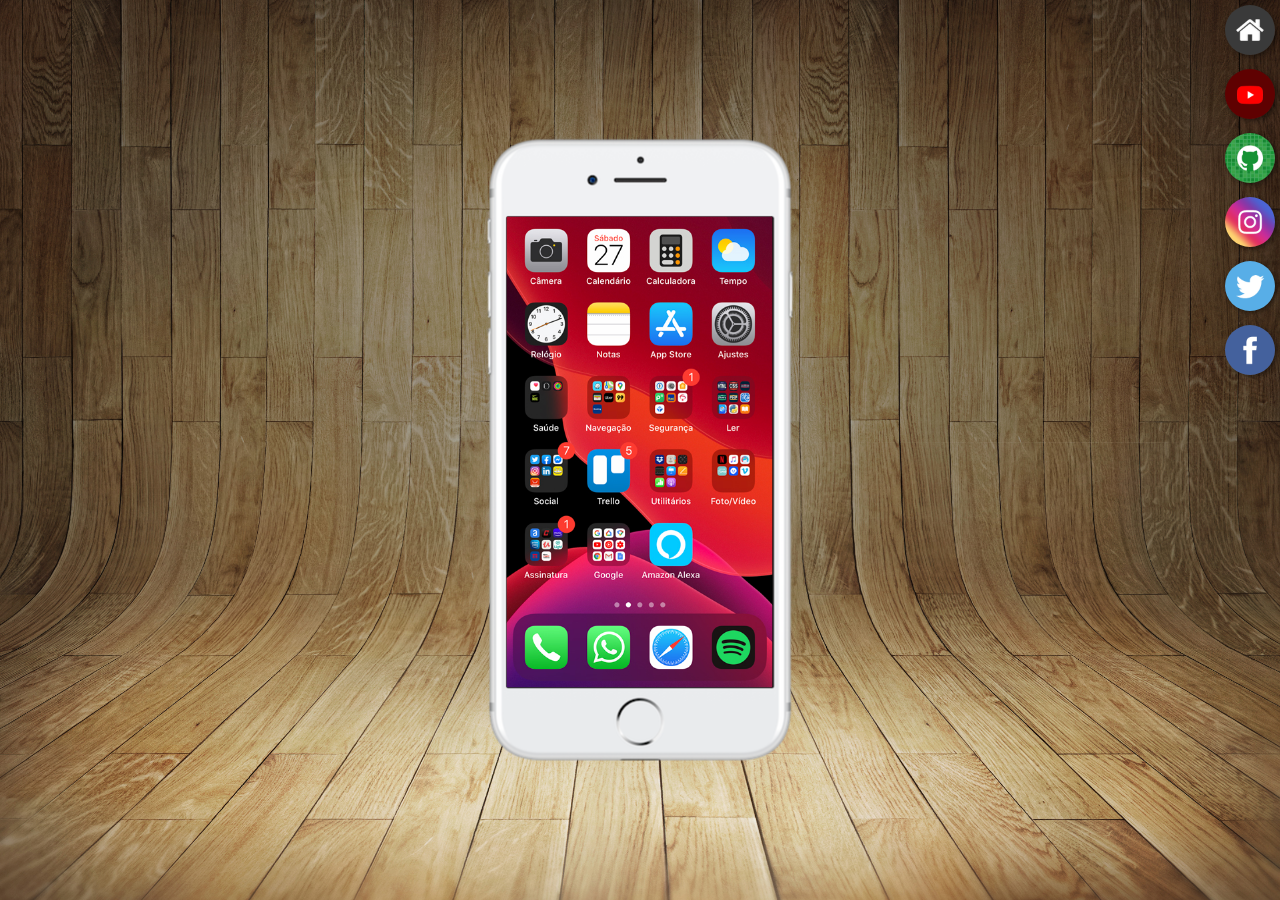
<file: index.html>
<!DOCTYPE html>
<html lang="pt-br">
<head>
    <meta charset="UTF-8">
    <meta name="viewport" content="width=device-width, initial-scale=1.0">
    <link rel="shortcut icon" href="favicon.ico" type="image/x-icon">
    <link rel="stylesheet" href="estilos/style.css">
    <title>Projeto Redes Sociais</title>

</head>
<body>
    
<main>
    <section id="telefone">
        <iframe src="home.html" name="tela" id="tela" frameborder="0">
        Seu navegador não é compativel...!
         </iframe>
    </section>

    <section id="redes-sociais">
        <a href="home.html" target="tela"> <img src="imagens/logo-home.jpg" alt=""> </a><br>
        <a href="youtube.html" target="tela"> <img src="imagens/logo-youtube.jpg" alt=""> </a><br>
        <a href="github.html" target="tela"> <img src="imagens/logo-github.jpg" alt=""> </a><br>
        <a href="instagram.html" target="tela"> <img src="imagens/logo-instagram.jpg" alt=""> </a><br>
        <a href="twitter.html" target="tela"> <img src="imagens/logo-twitter.jpg" alt=""> </a><br>
        <a href="facebook.html" target="tela"> <img src="imagens/logo-facebook.jpg" alt=""> </a>
    </section>
</main>

</body>
</html>
</file>
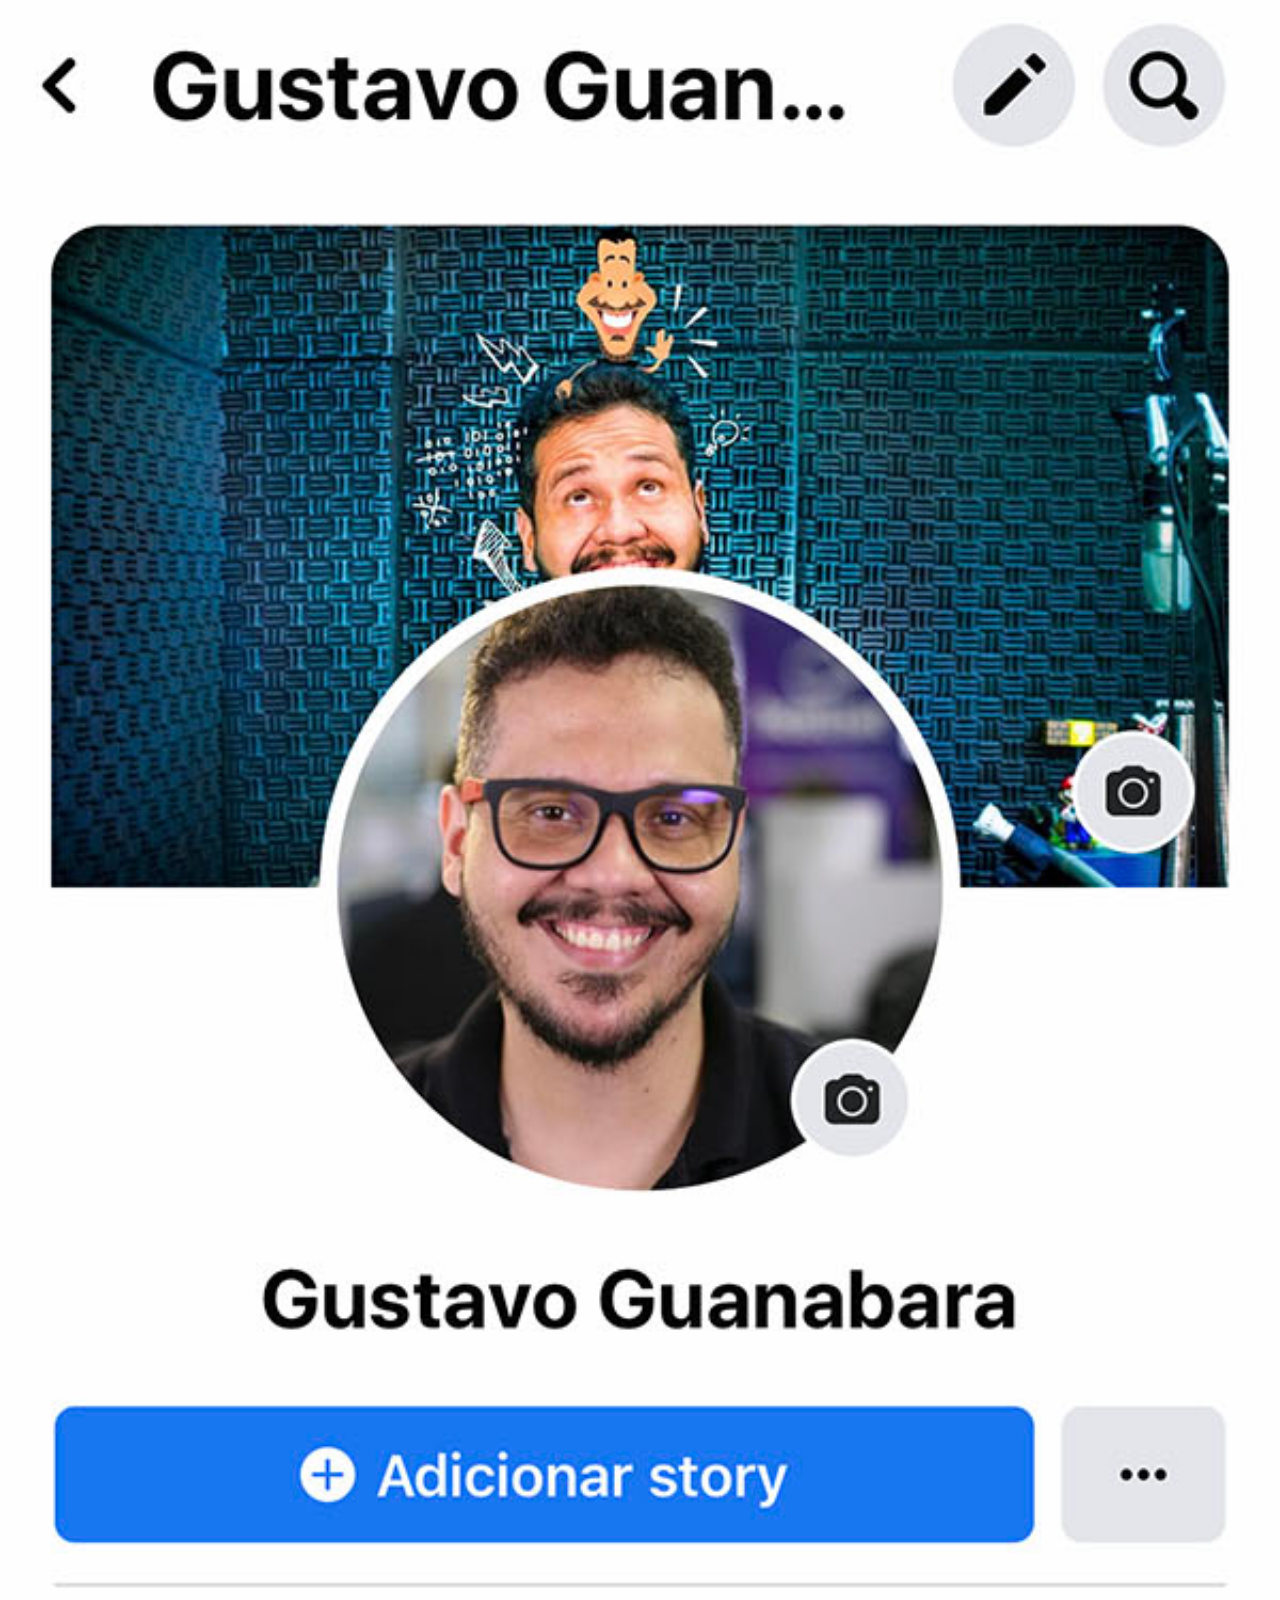
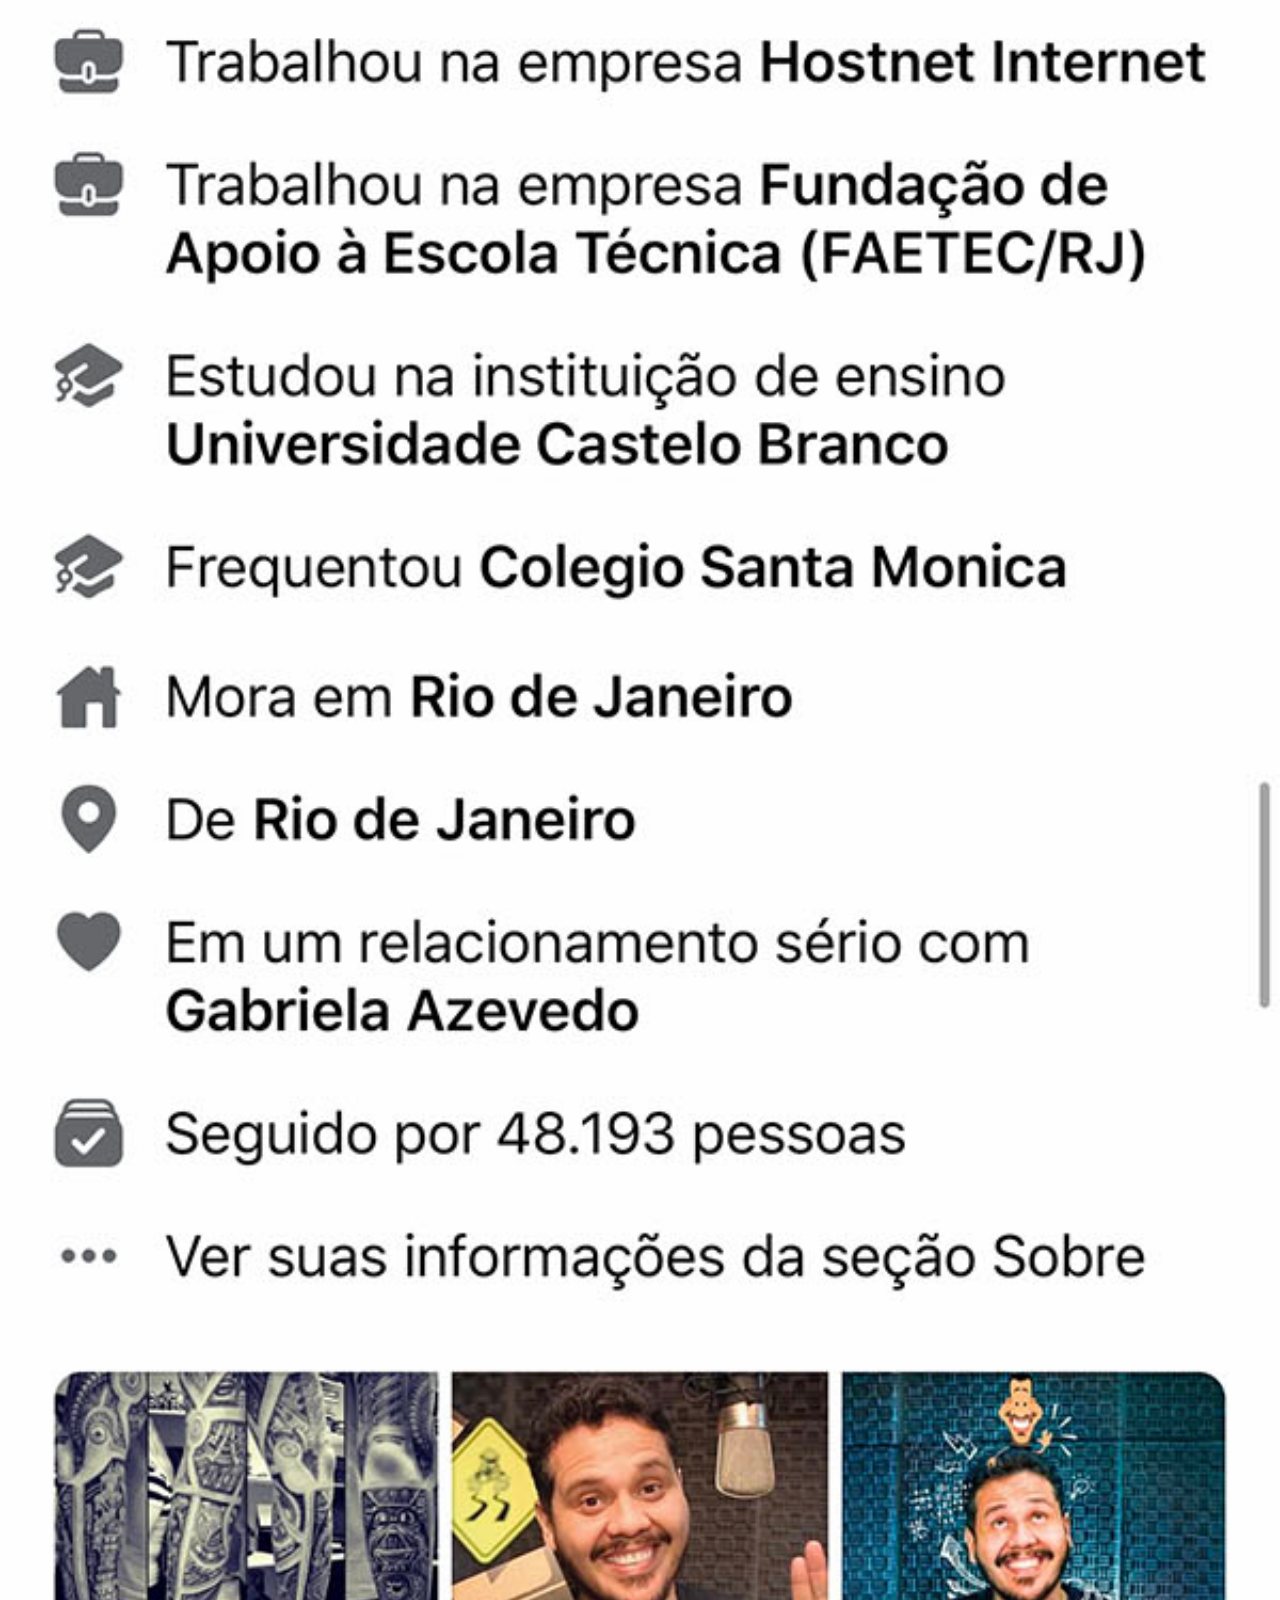
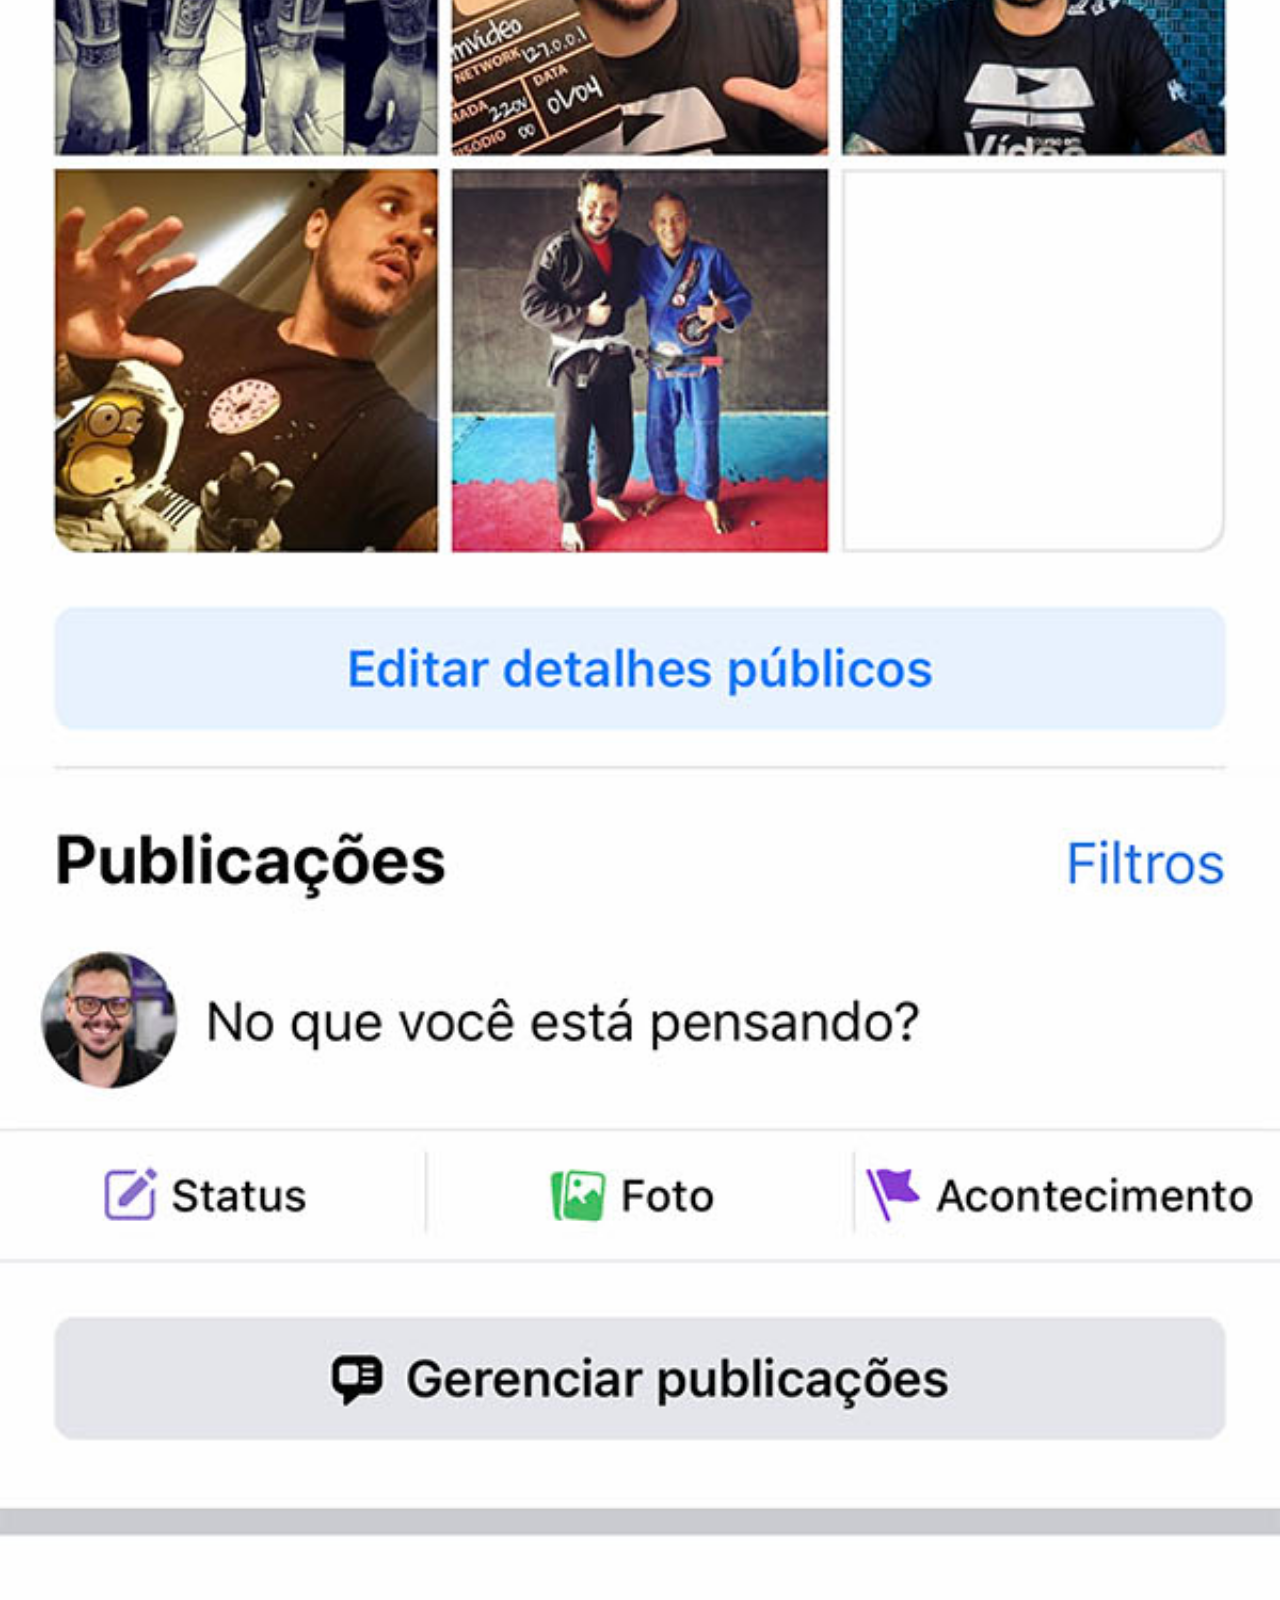
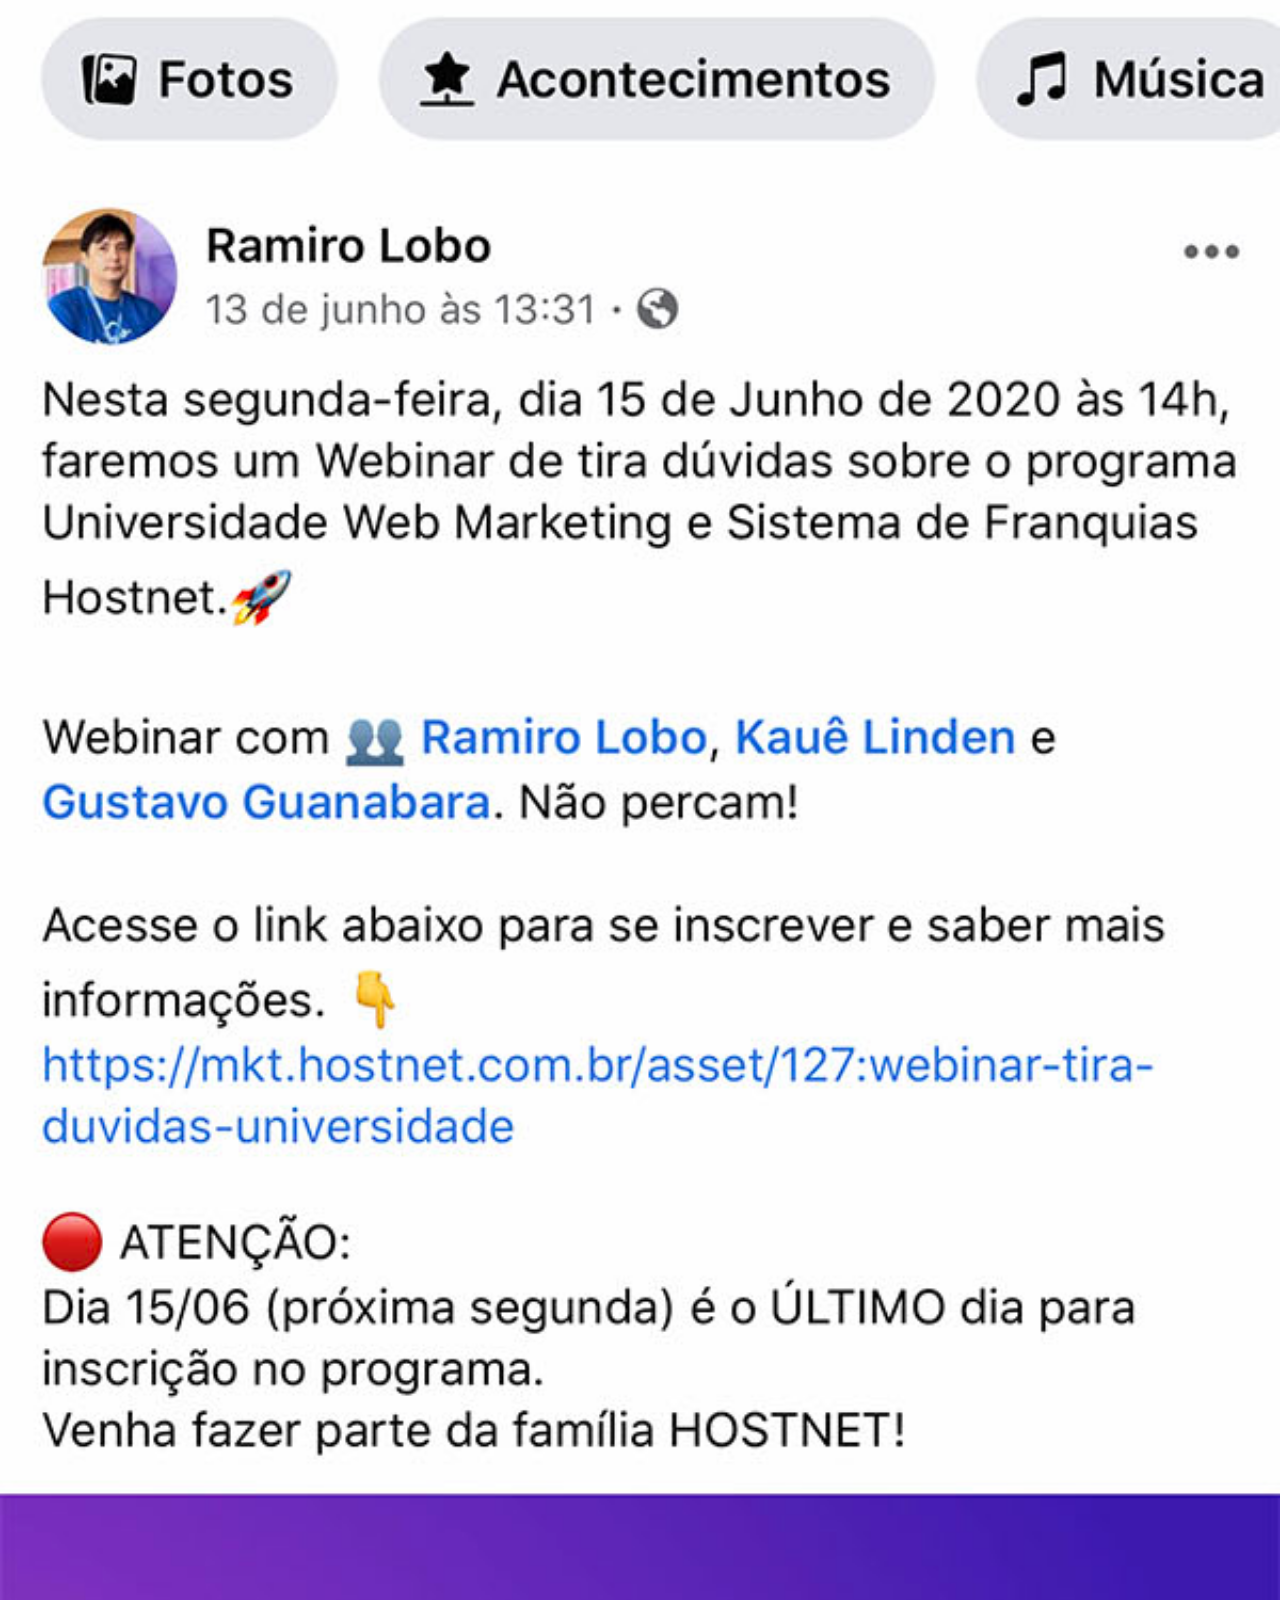
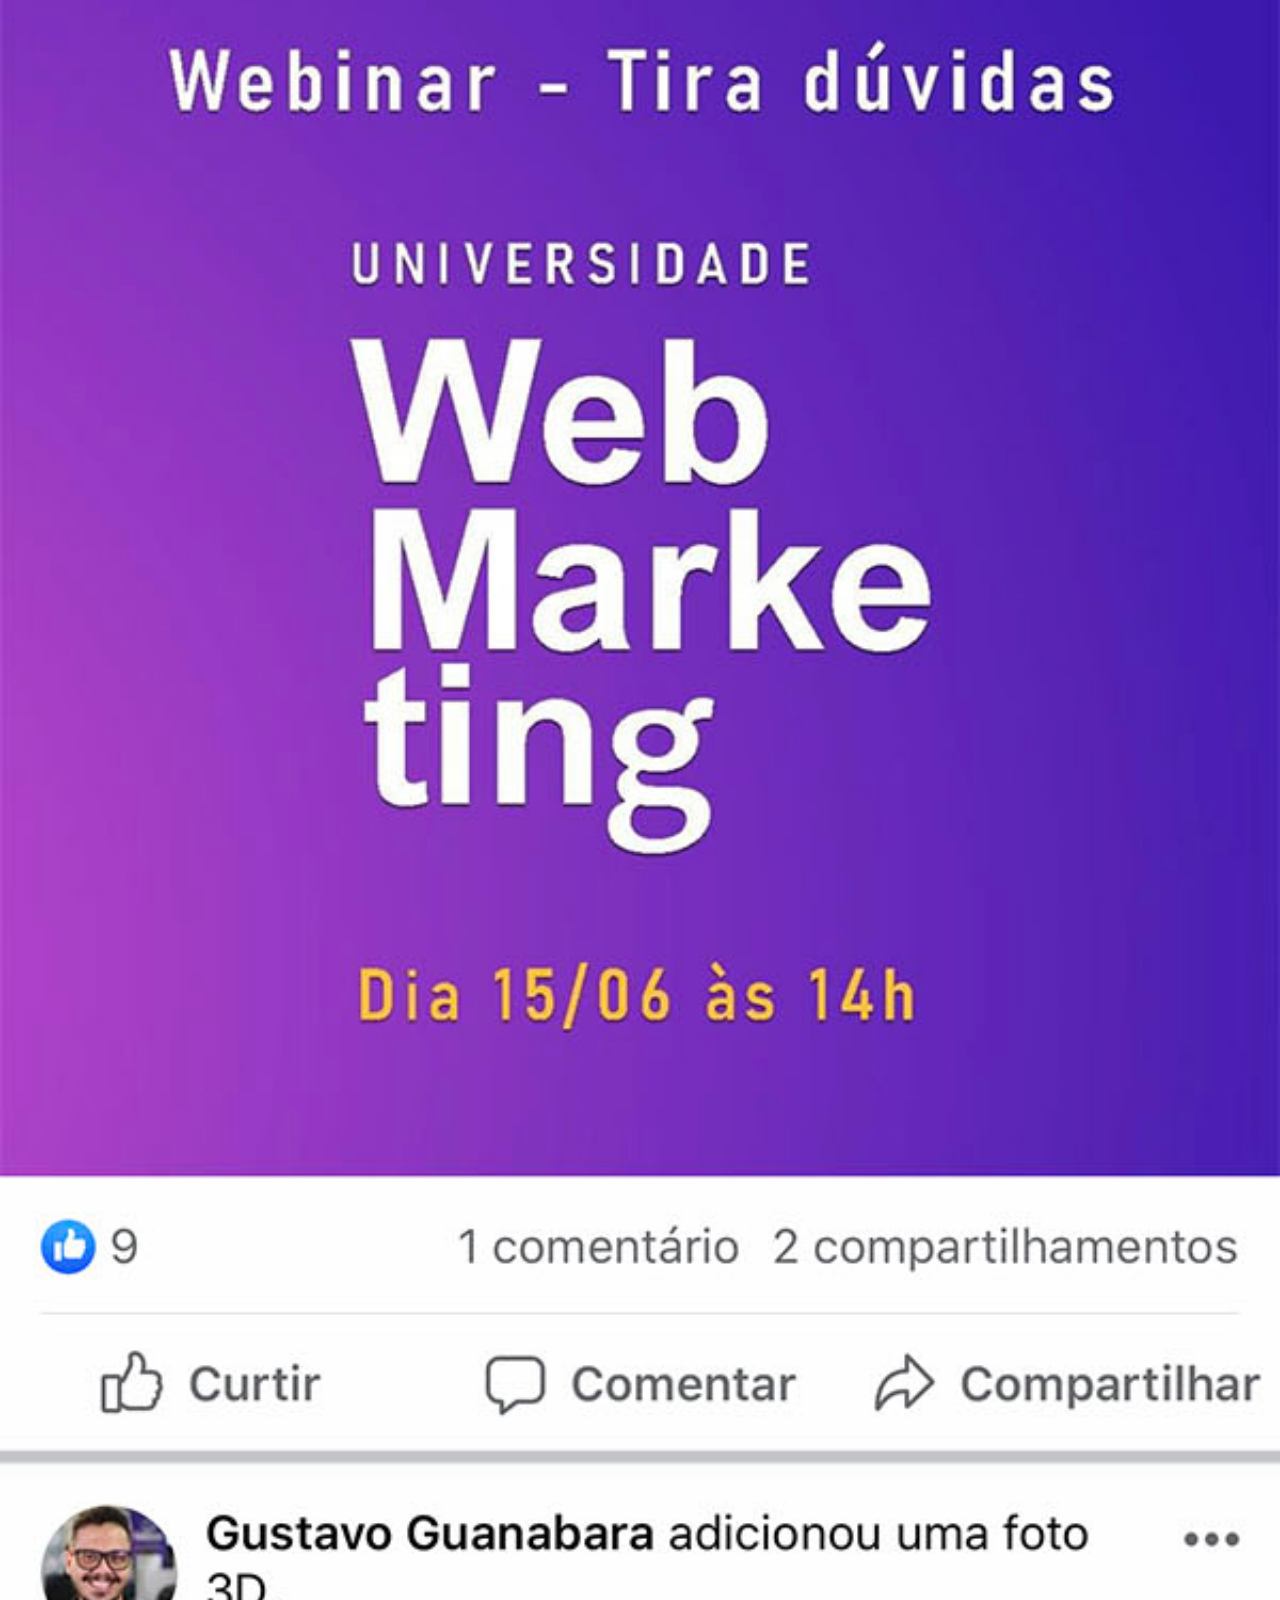
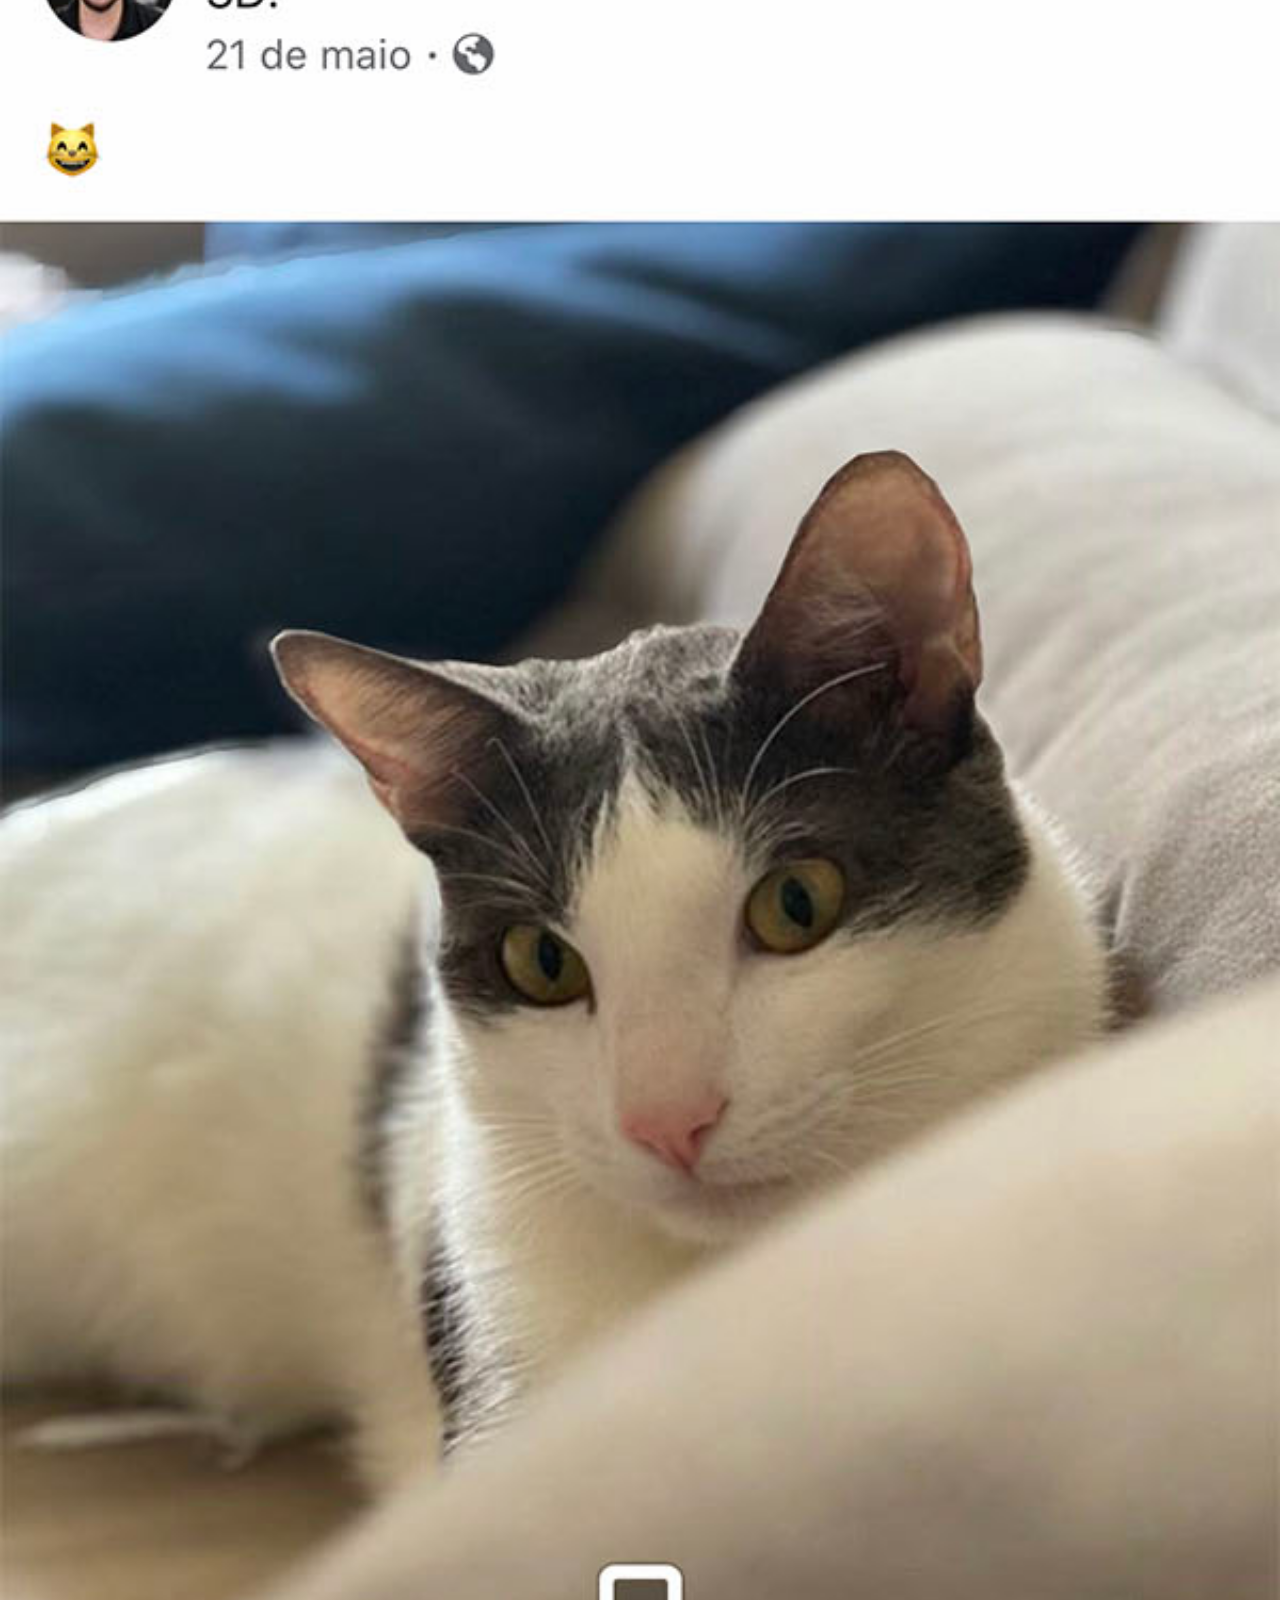
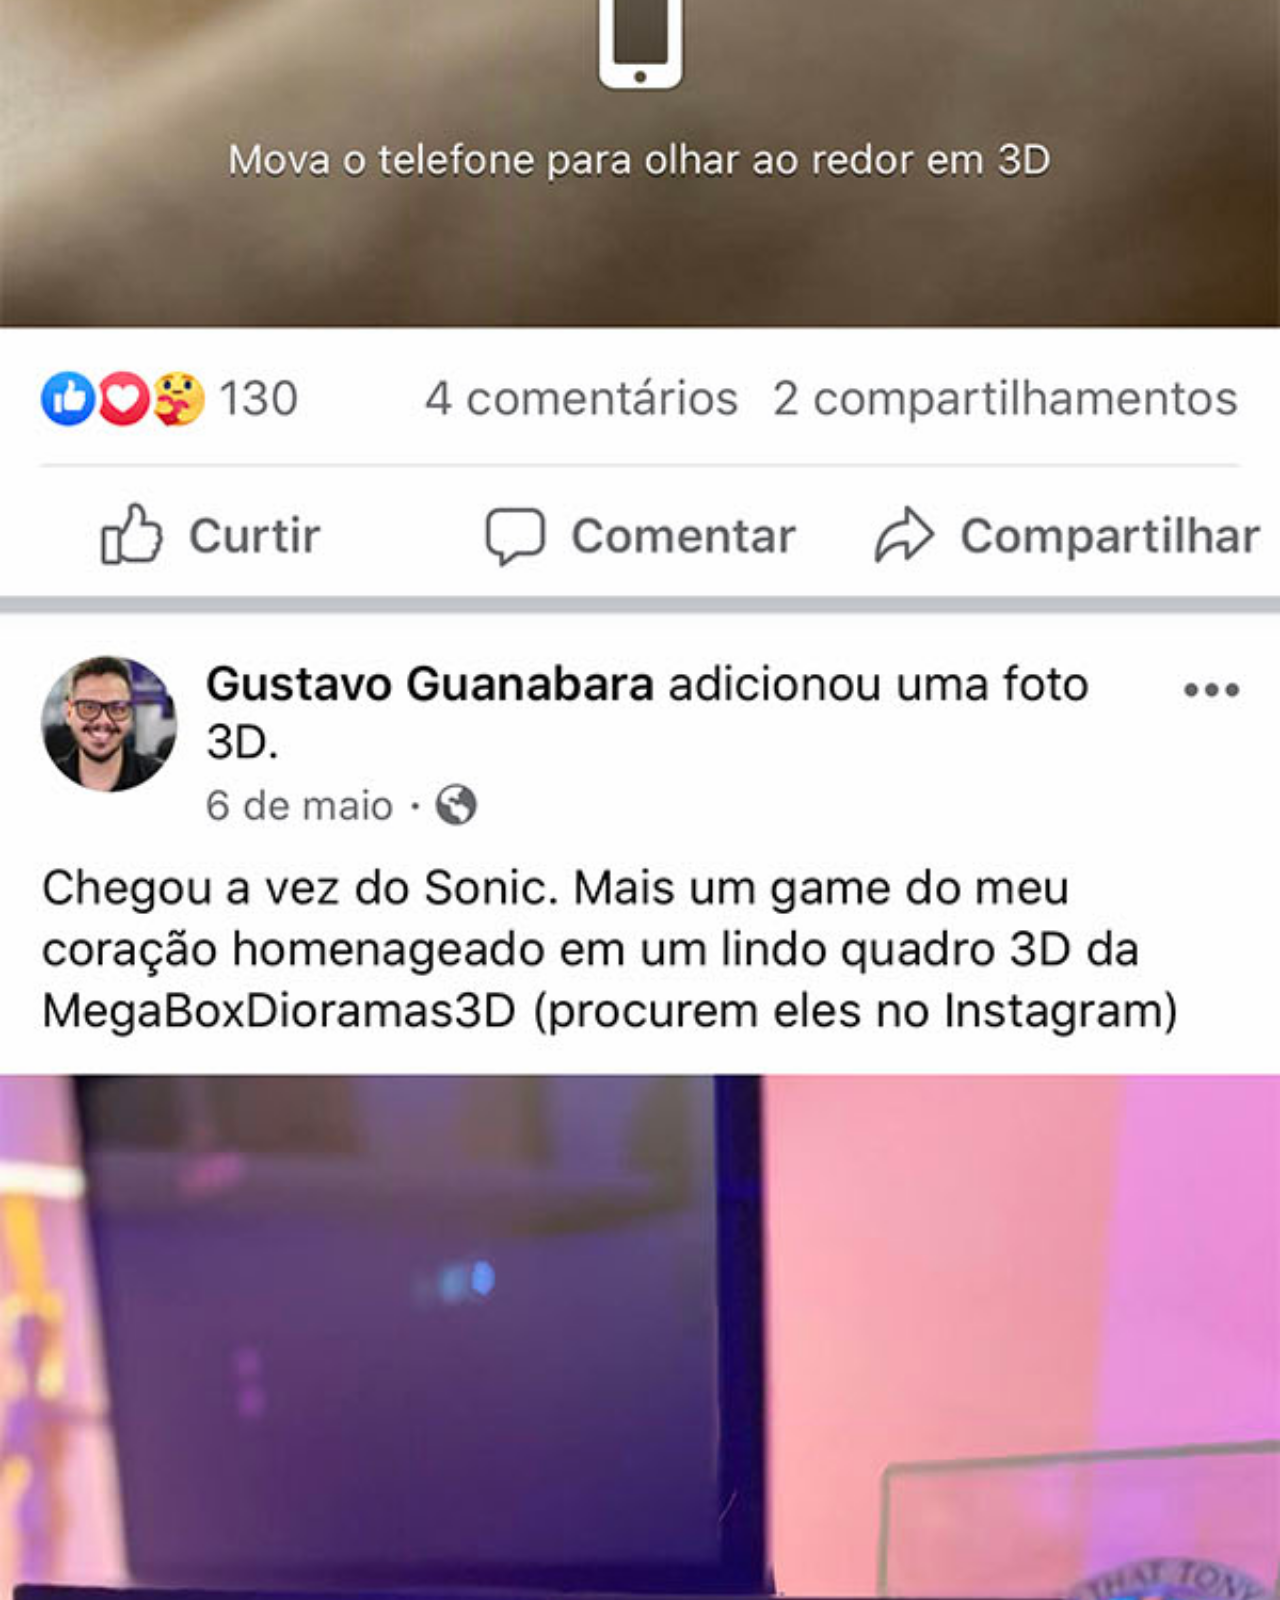
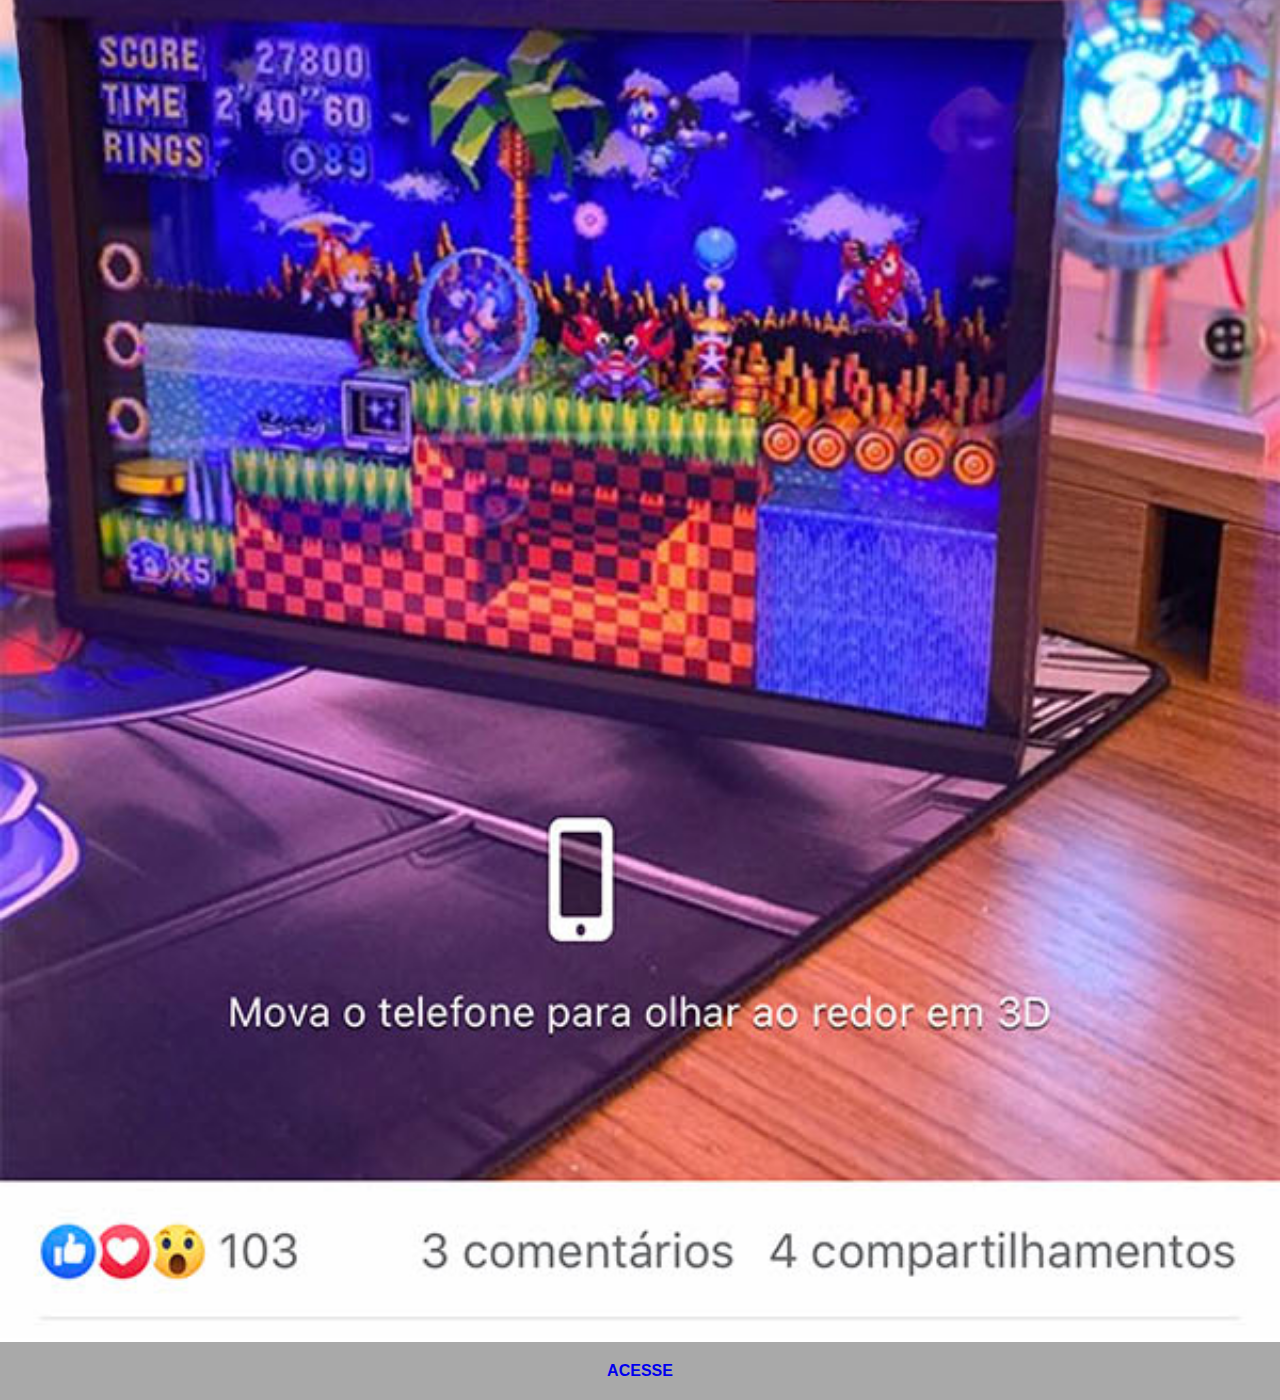
<file: facebook.html>
<!DOCTYPE html>
<html lang="pt-br">
<head>
    <meta charset="UTF-8">
    <meta name="viewport" content="width=device-width, initial-scale=1.0">
    <title>Facebook</title>
    <link rel="stylesheet" href="estilos/social.css">
</head>
<body>
    <img src="imagens/tela-facebook.jpg" alt="Facebook">
    <a href="https://www.facebook.com/gustavoguanabara" target="_blank" >ACESSE</a>
</body>
</html>
</file>
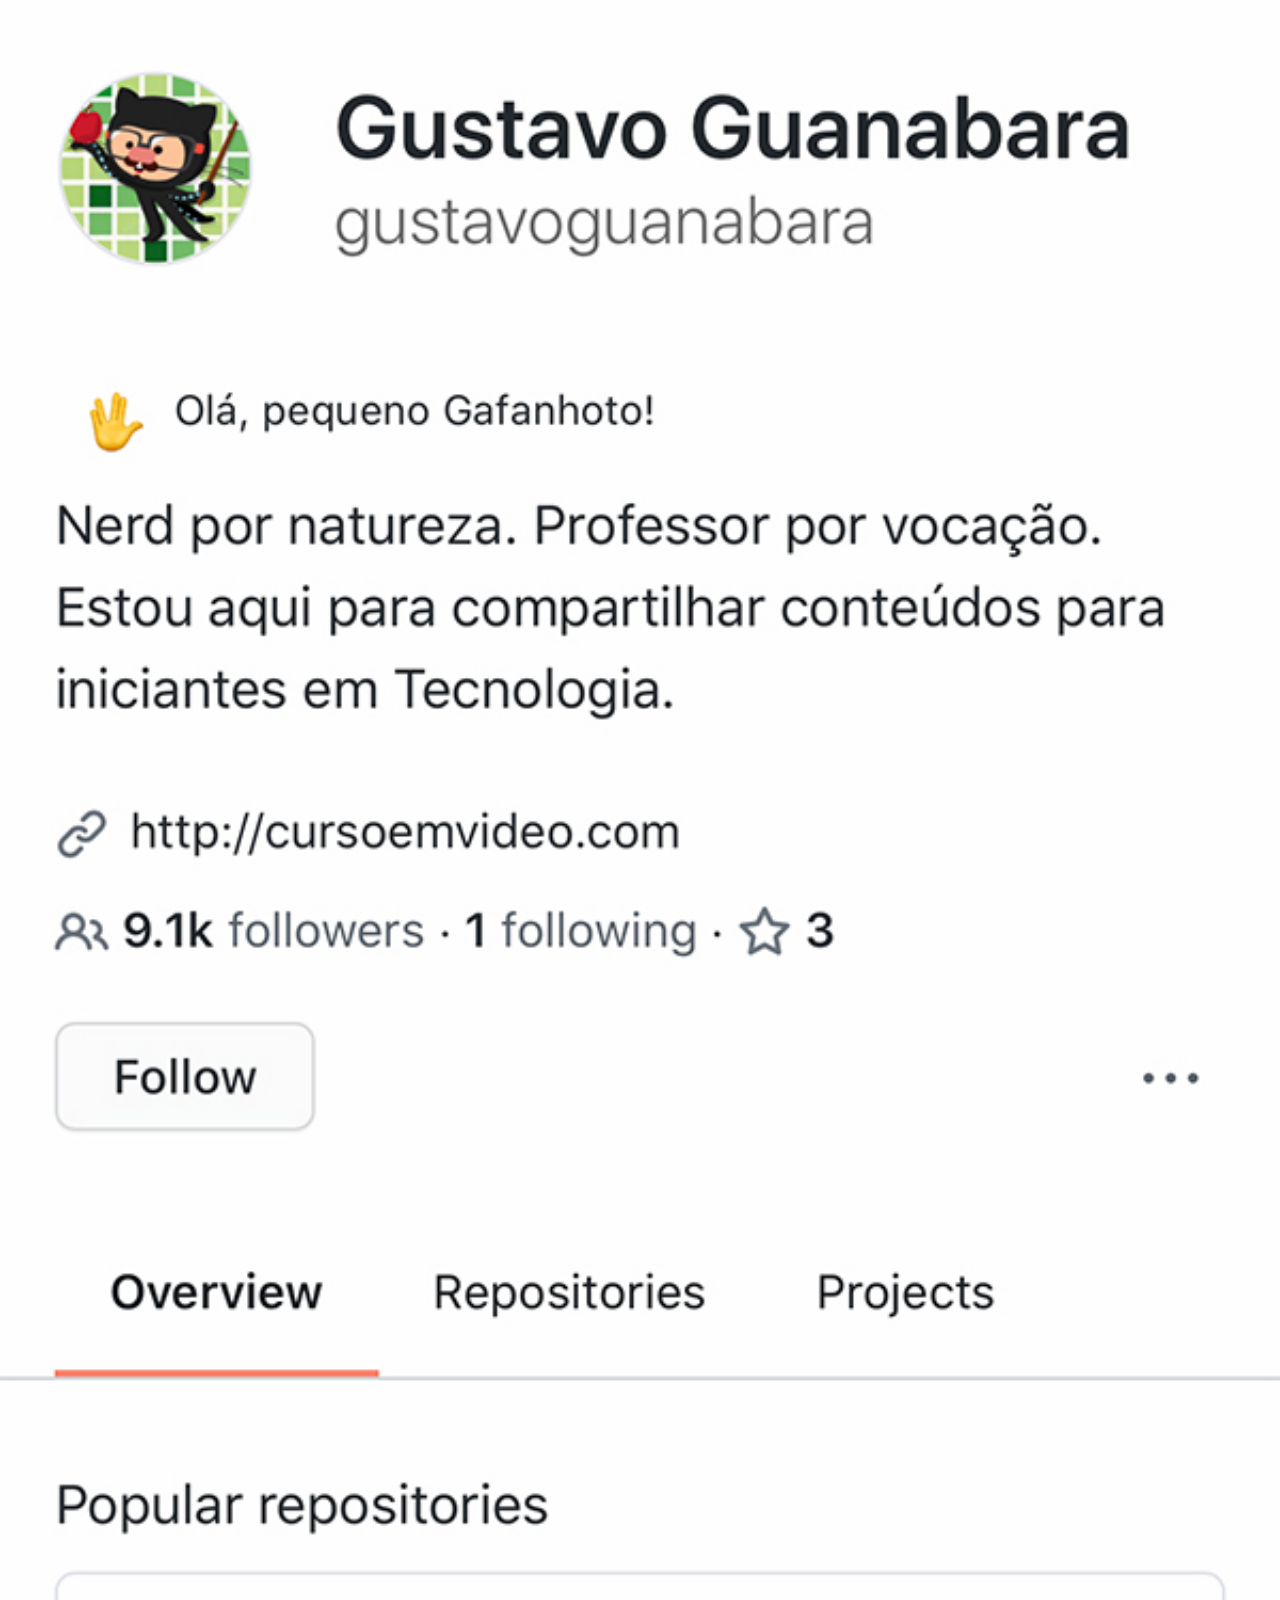
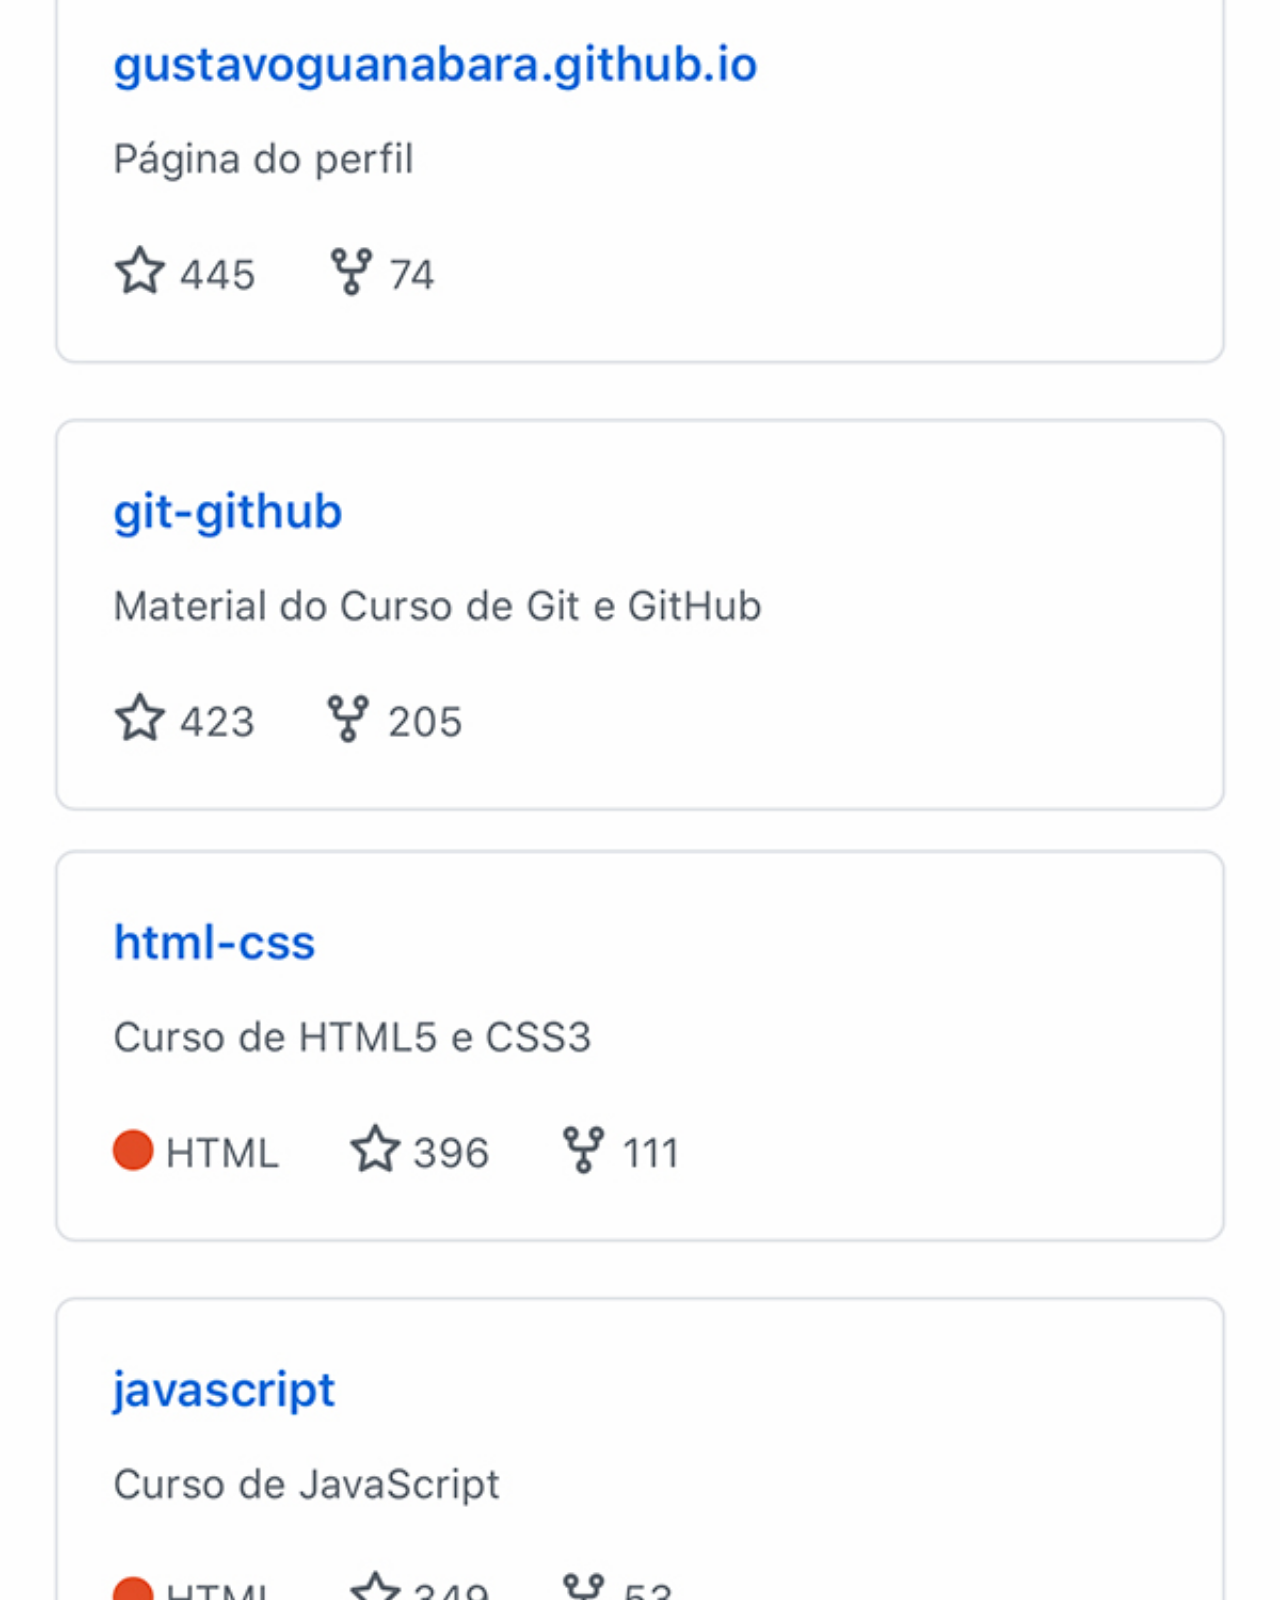
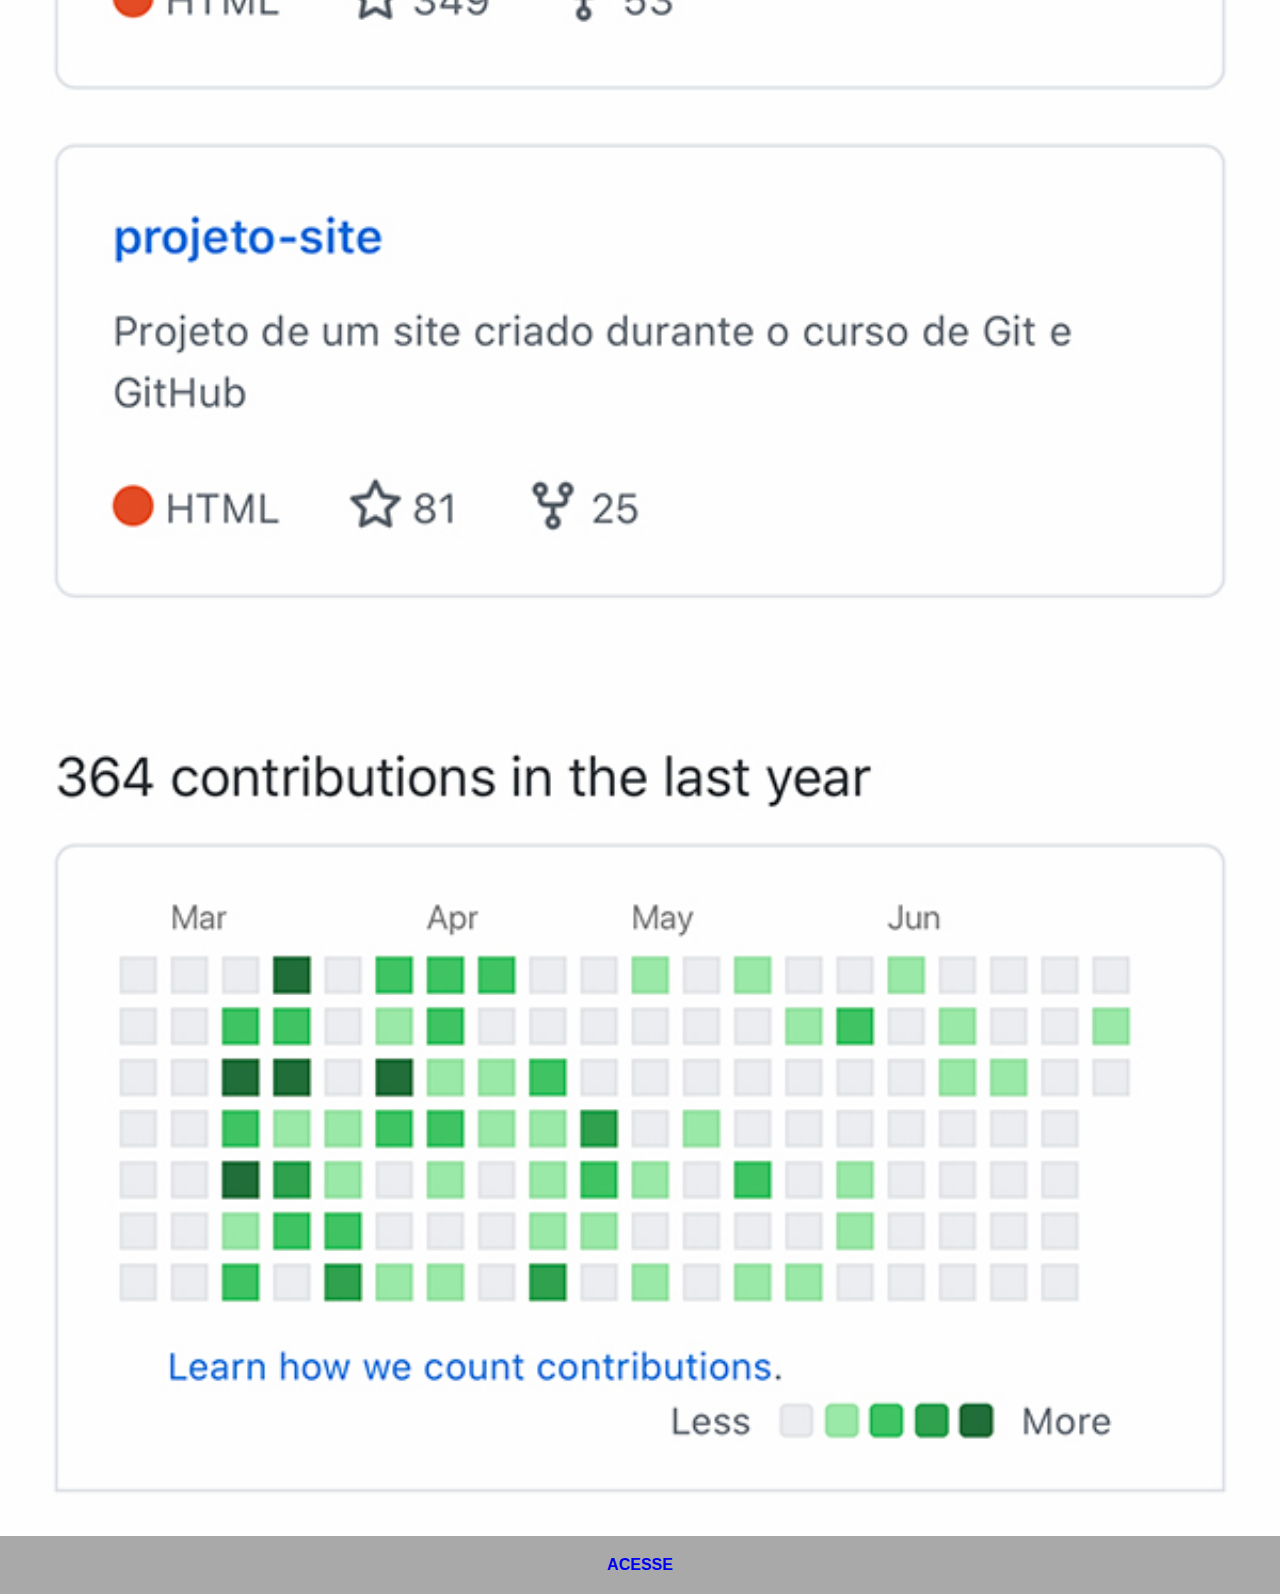
<file: github.html>
<!DOCTYPE html>
<html lang="pt-br">
<head>
    <meta charset="UTF-8">
    <meta name="viewport" content="width=device-width, initial-scale=1.0">
    <title>GitHub</title>
    <link rel="stylesheet" href="estilos/social.css">
</head>
<body>
    <img src="imagens/tela-github.jpg" alt="GitHub">
    <a href="https://github.com/gustavoguanabara" target="_blank">ACESSE</a>
</body>
</html>
</file>
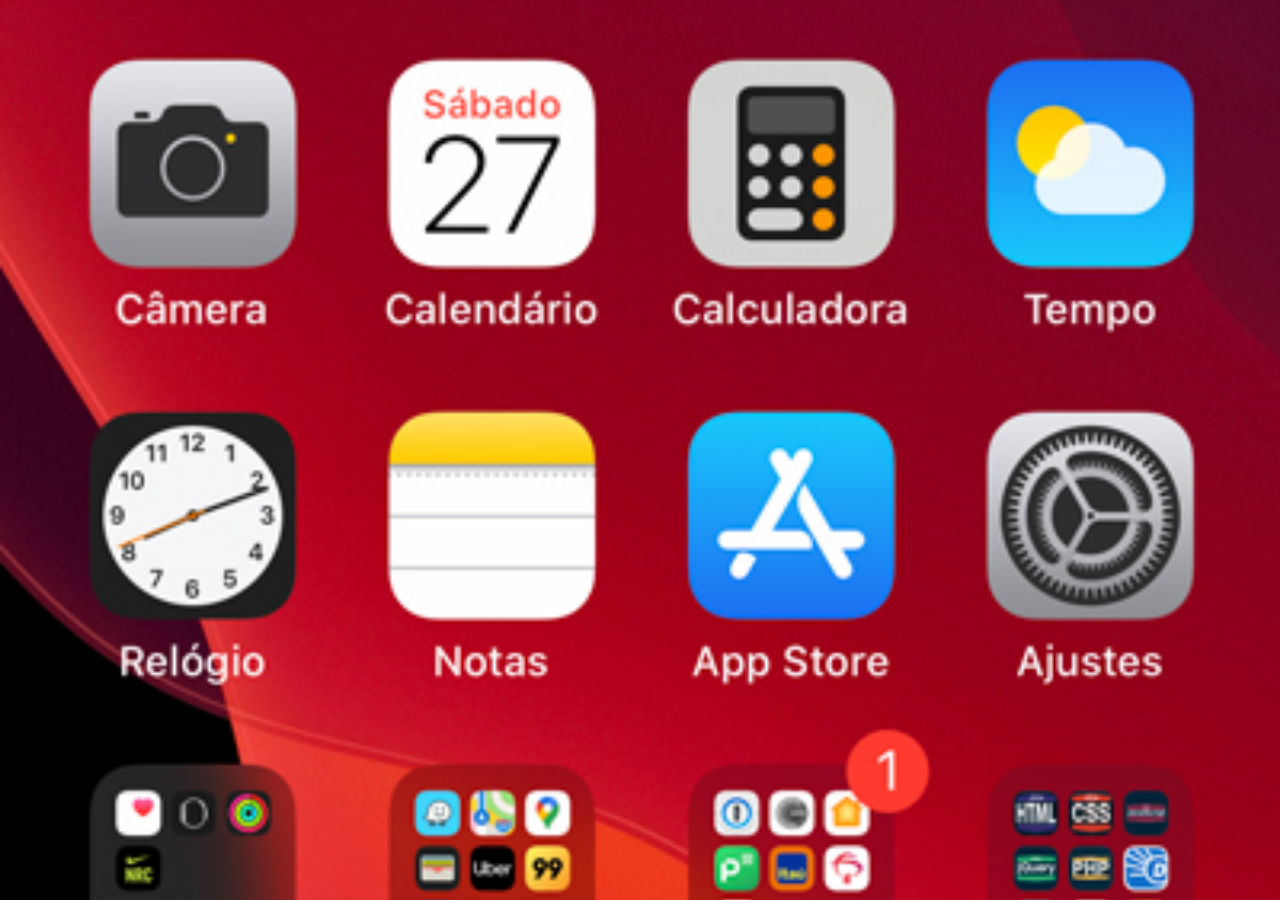
<file: home.html>
<!DOCTYPE html>
<html lang="pt-br">
<head>
    <meta charset="UTF-8">
    <meta name="viewport" content="width=device-width, initial-scale=1.0">
    <title>Document</title>
</head>

<style>

* {
    margin: 0px;
    padding: 0px;
}

body {
    width: 100vw;
    height: 100vh;
    background: black url('imagens/tela-home.jpg') no-repeat top center ;
    background-size: cover;

}

</style>
<body>

</body>
</html>
</file>
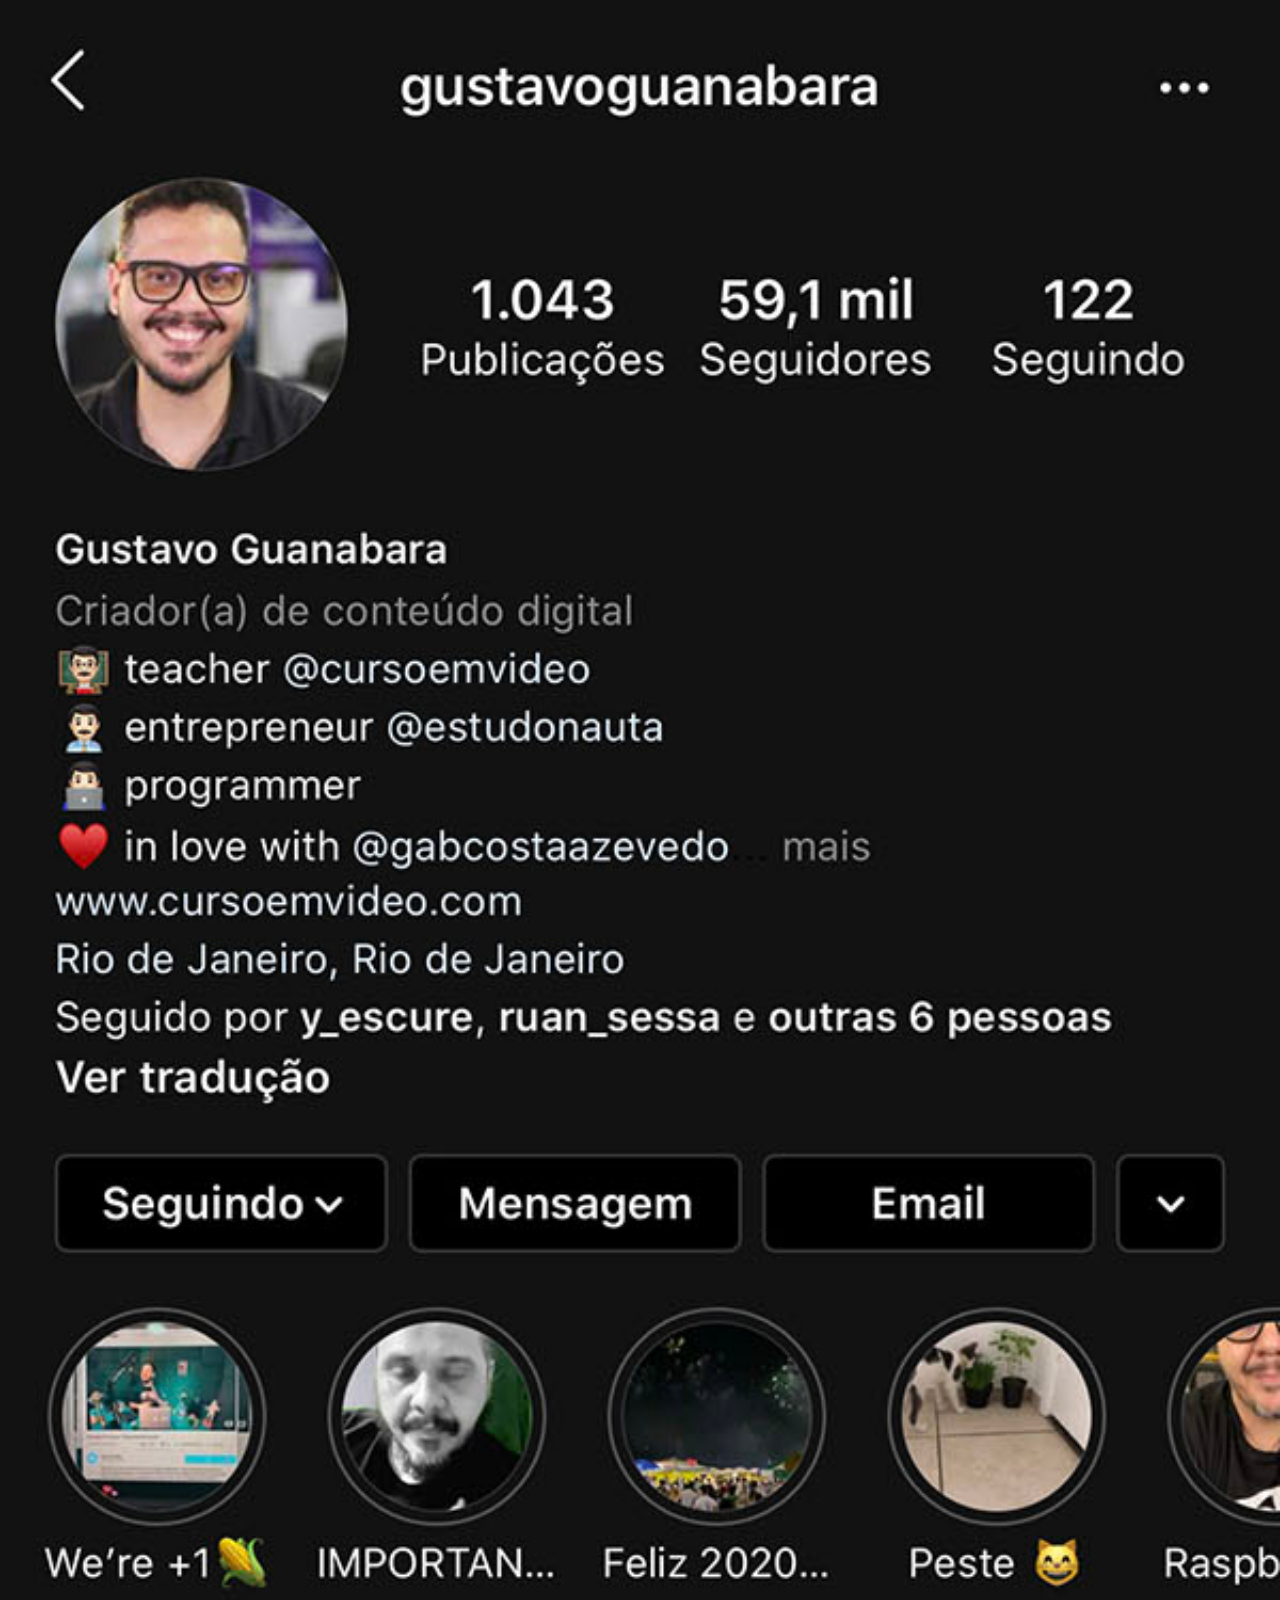
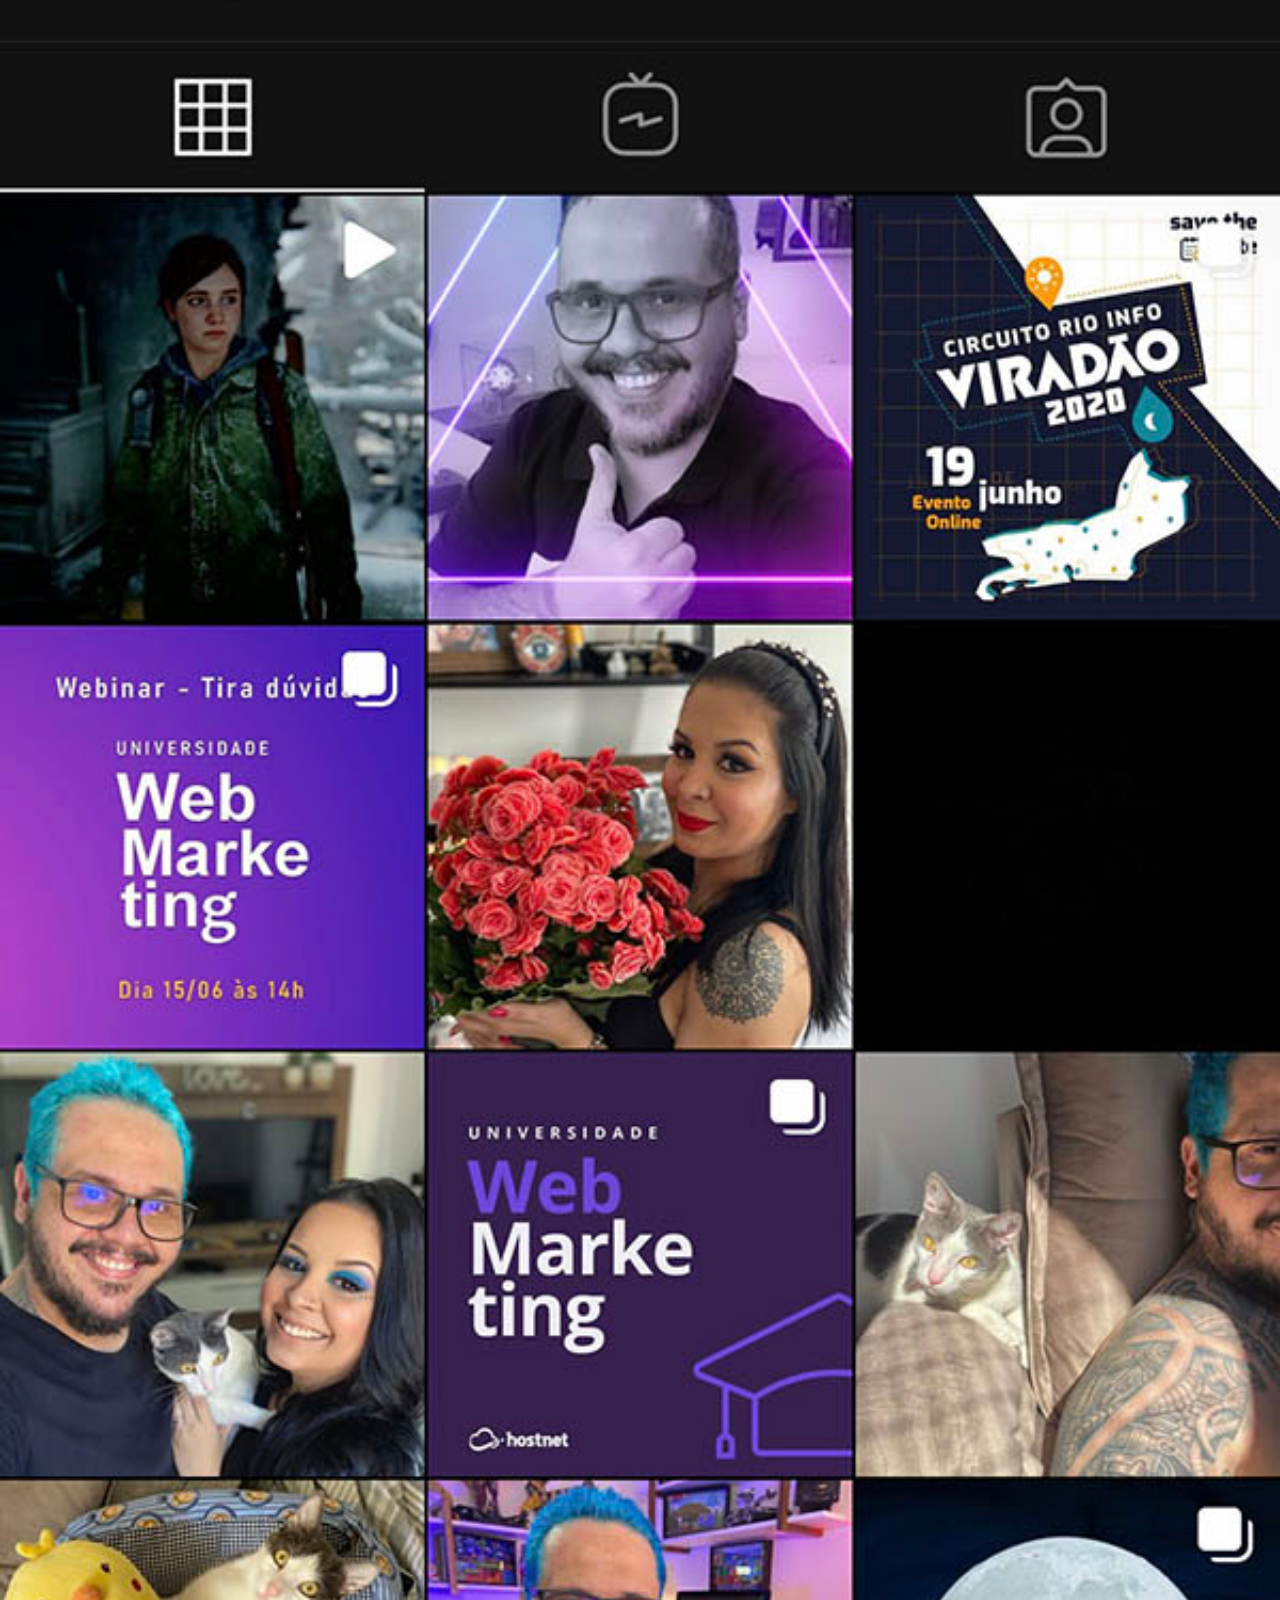
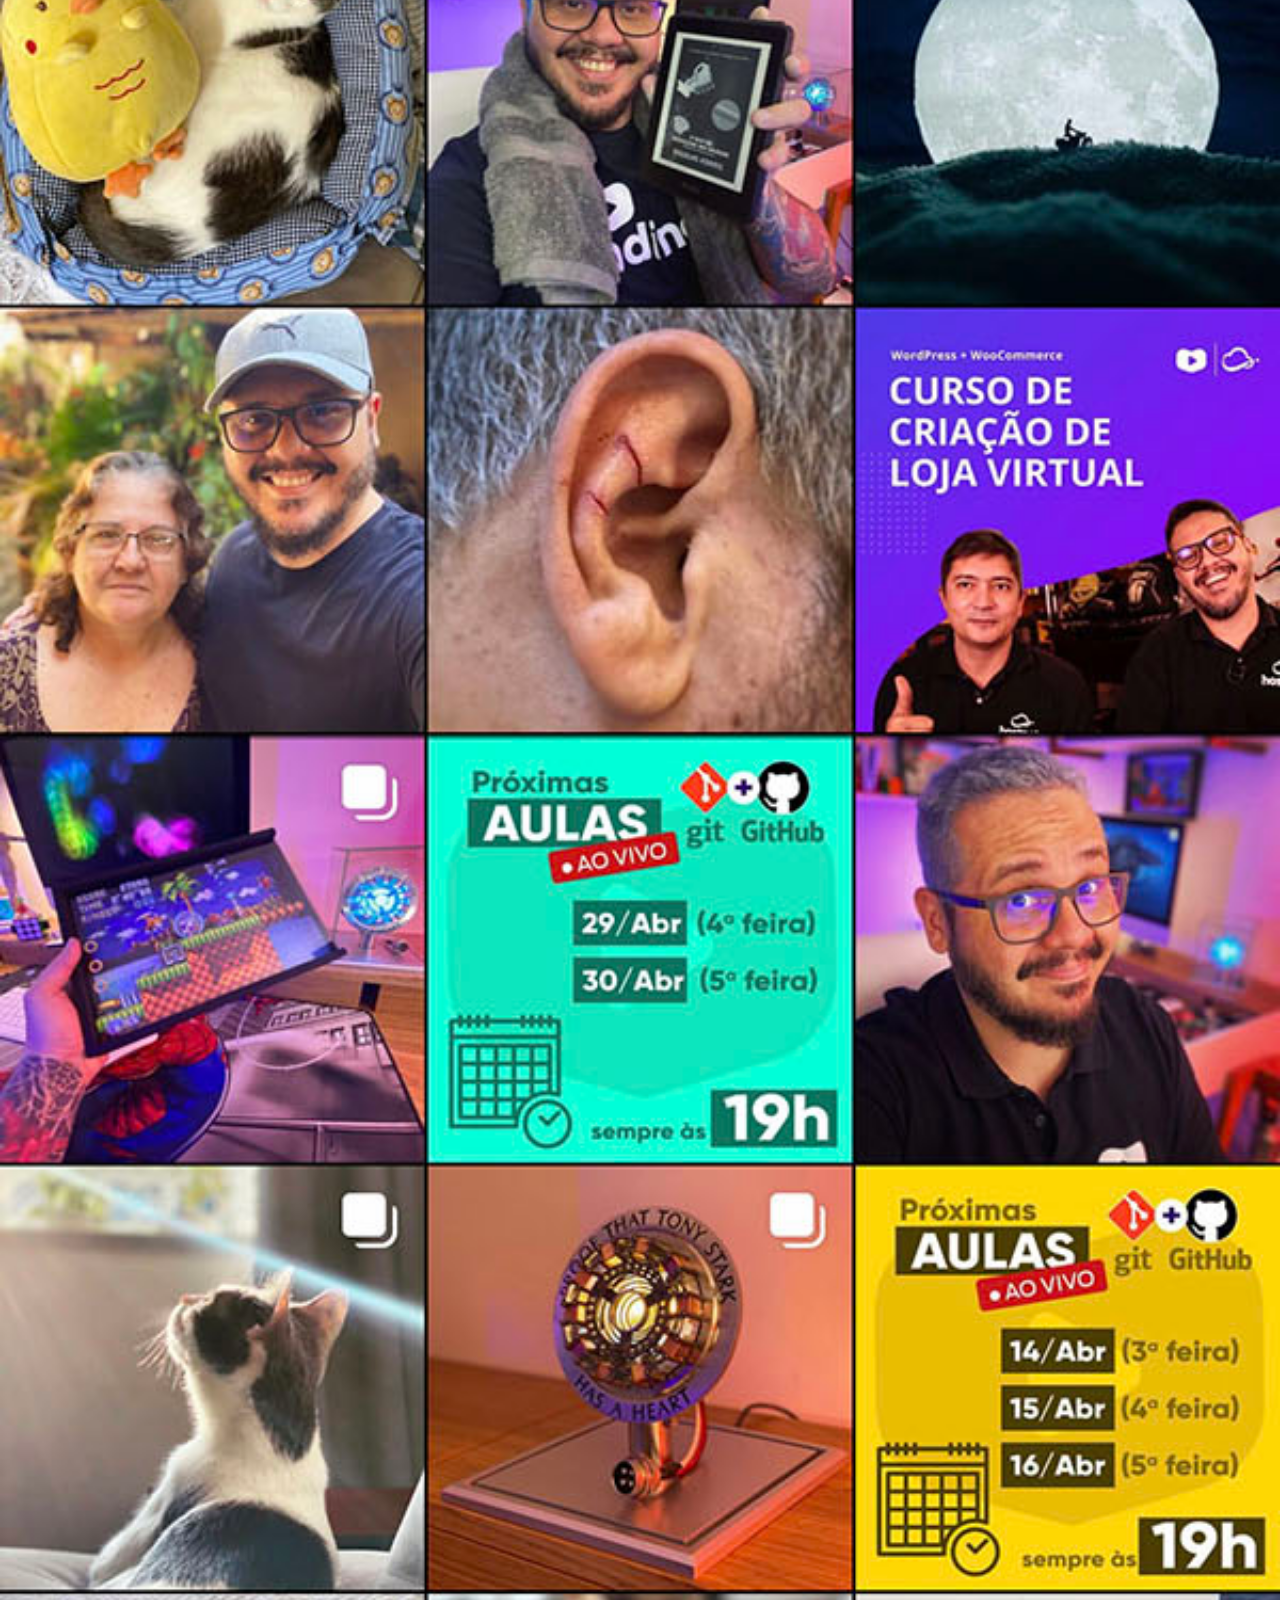
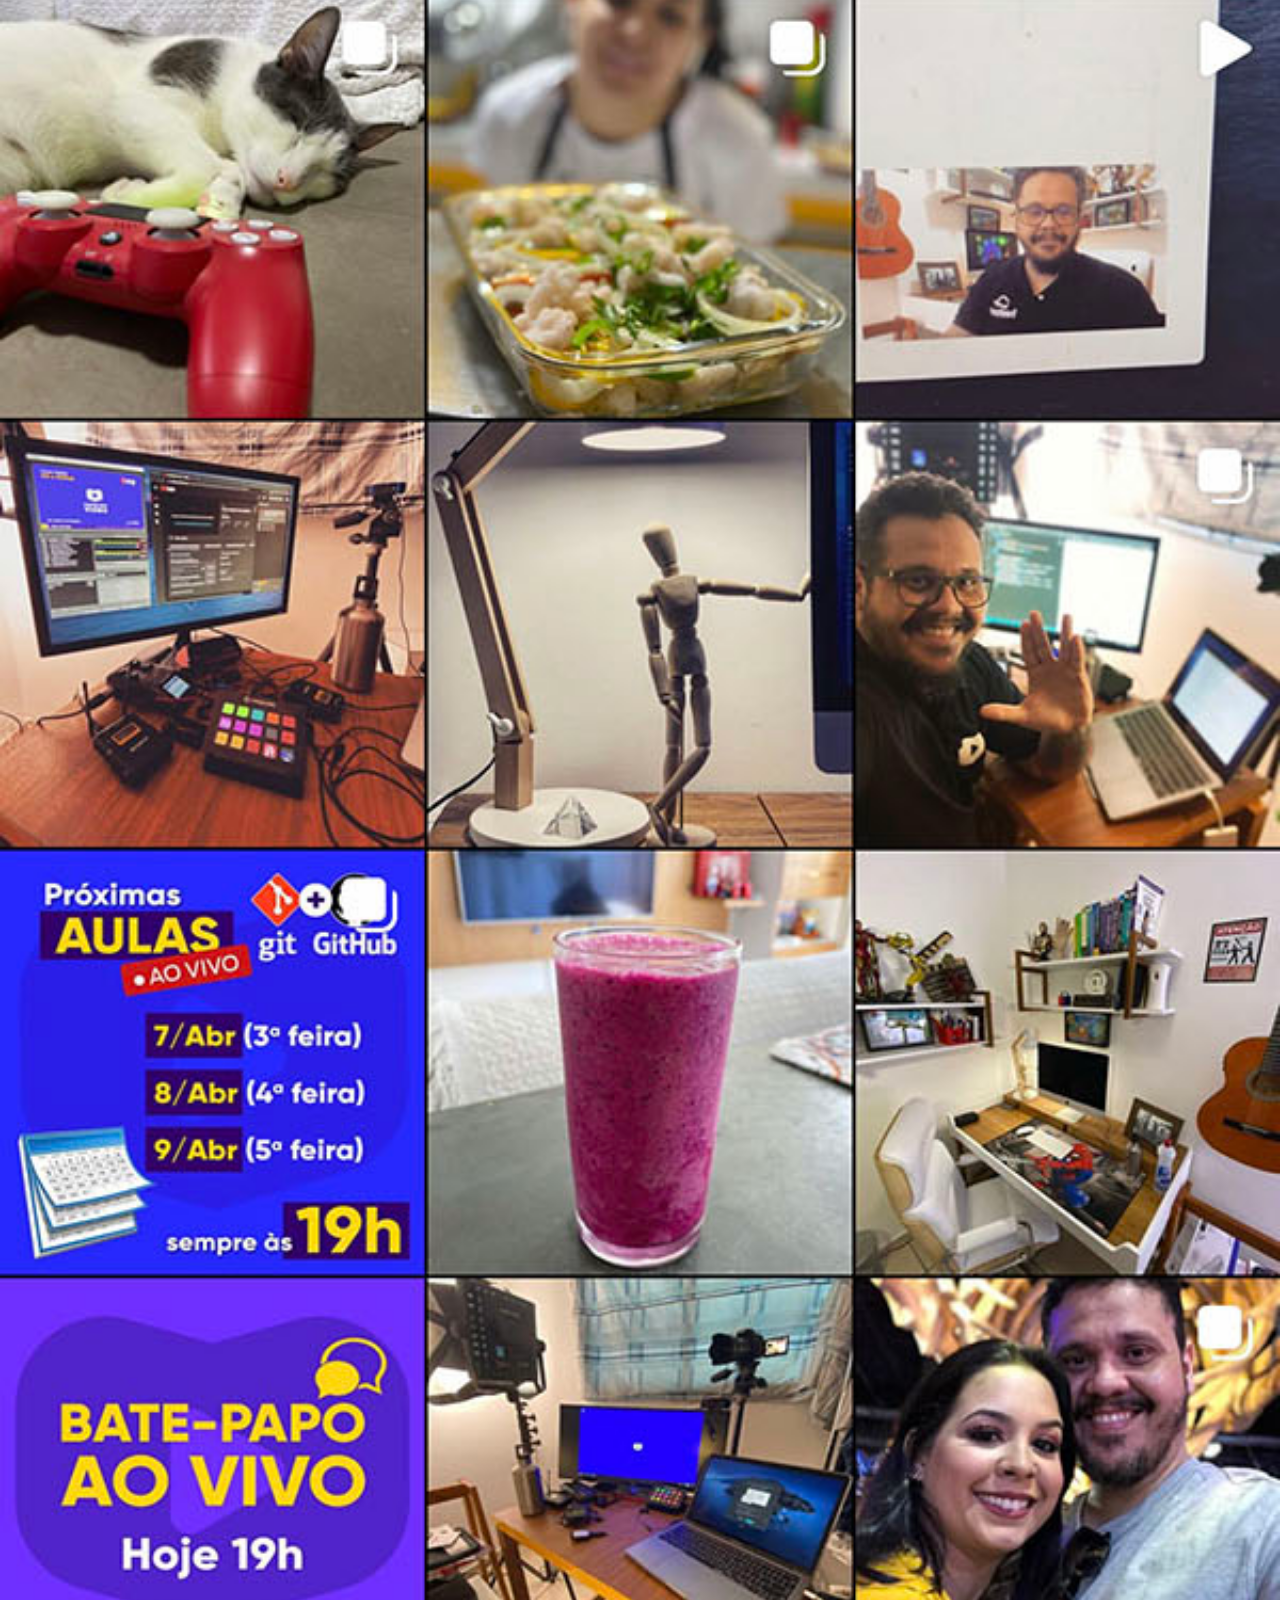
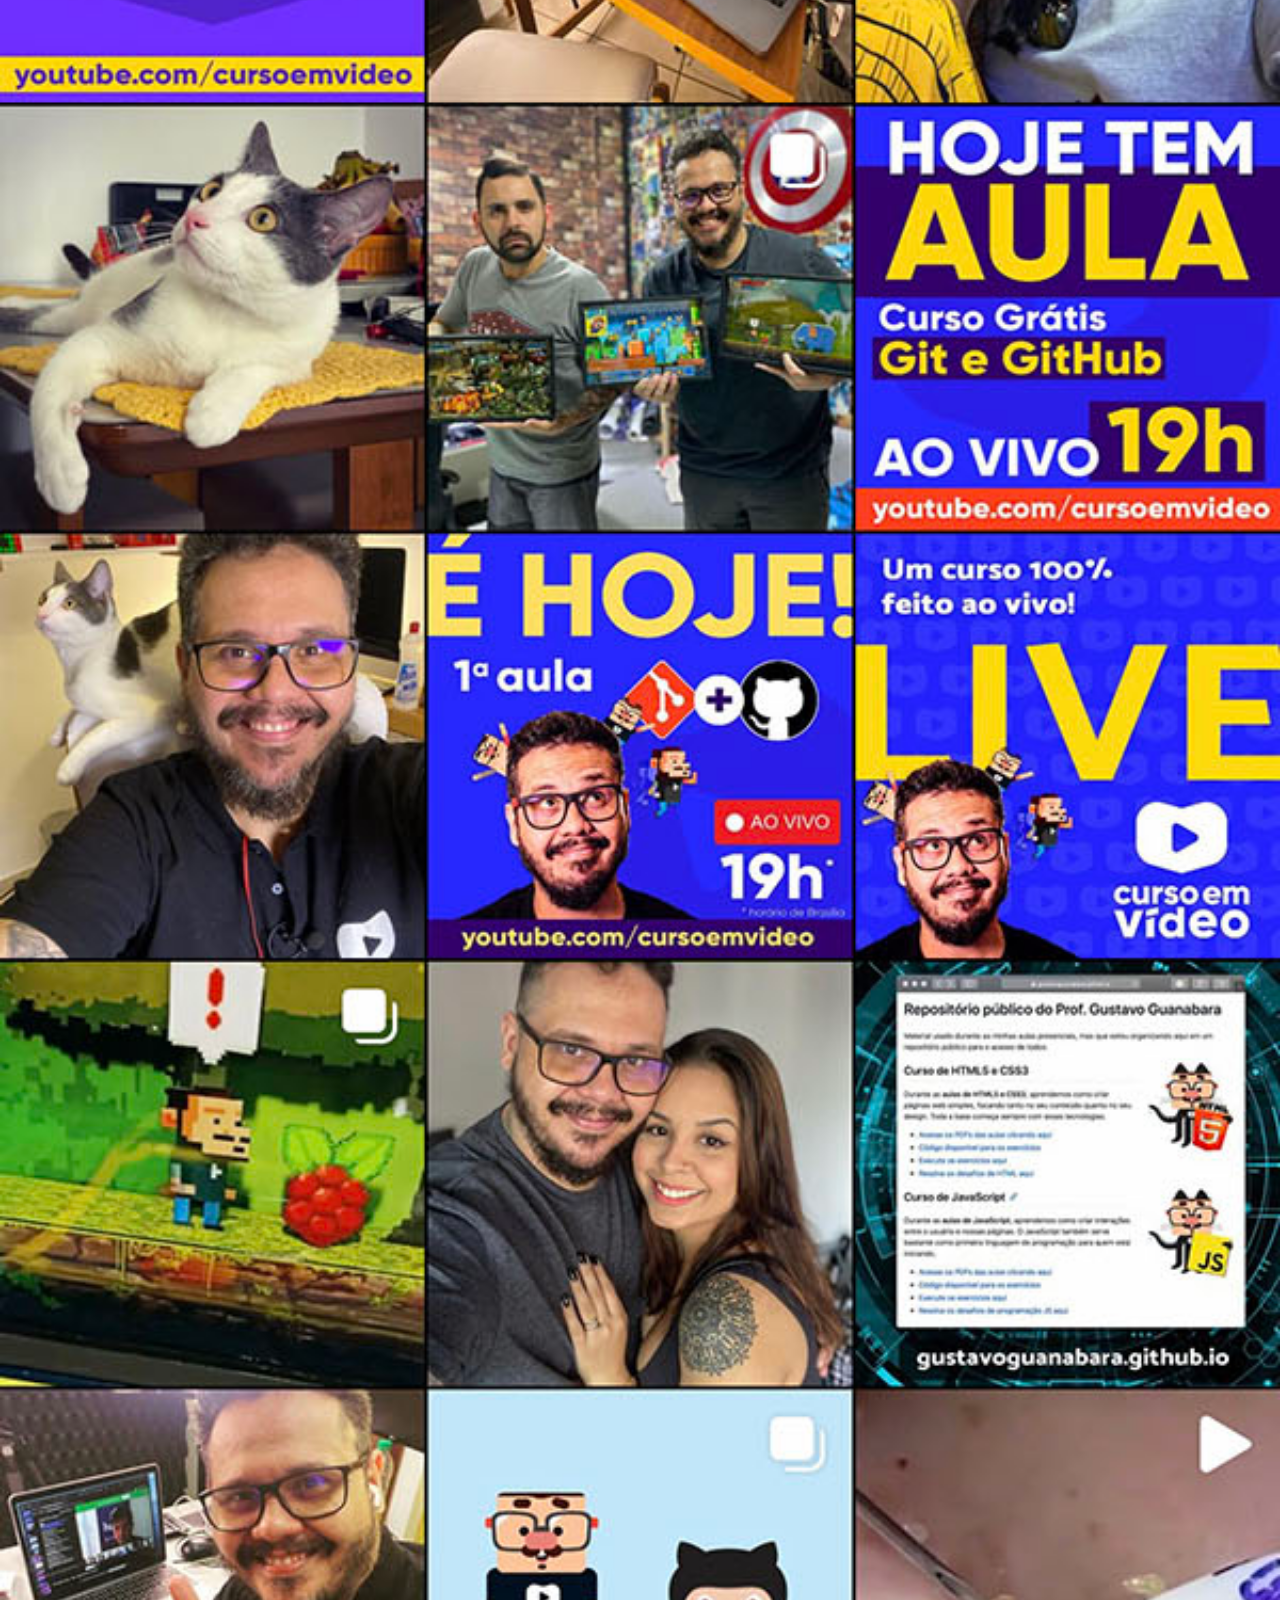
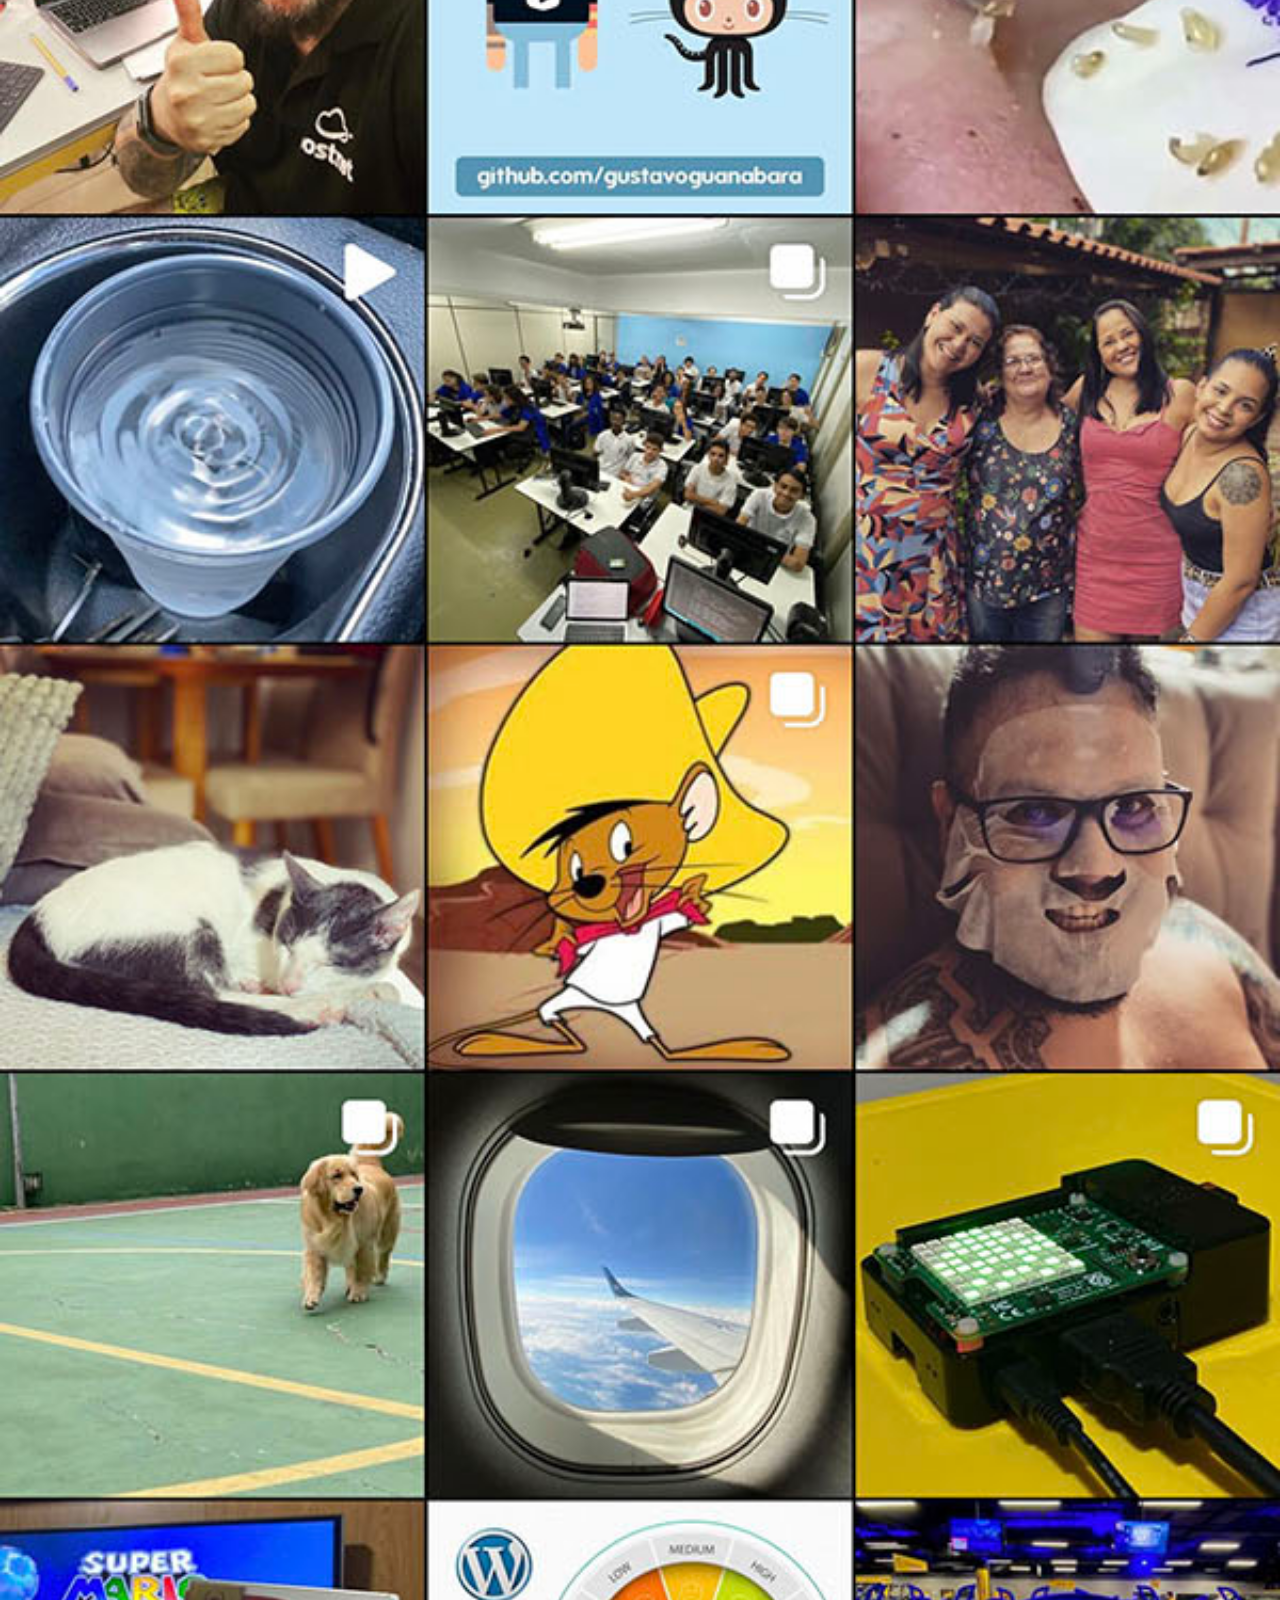
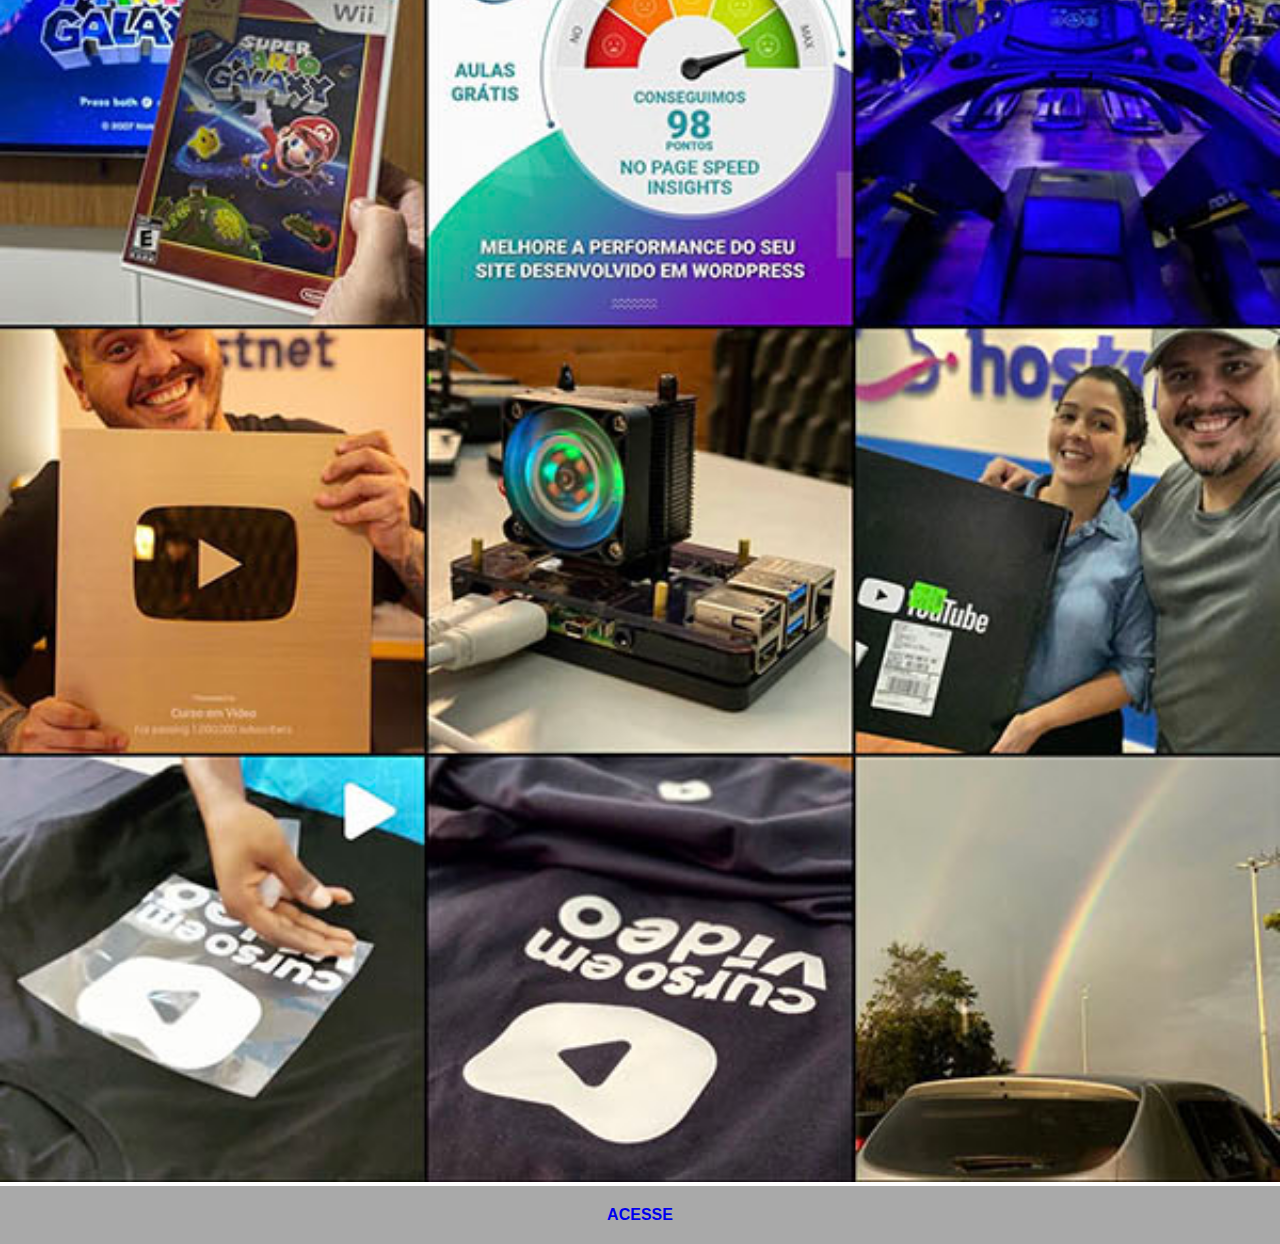
<file: instagram.html>
<!DOCTYPE html>
<html lang="pt-br">
<head>
    <meta charset="UTF-8">
    <meta name="viewport" content="width=device-width, initial-scale=1.0">
    <title>Instagram</title>
    <link rel="stylesheet" href="estilos/social.css">
</head>
<body>
    <img src="imagens/tela-instagram.jpg" alt="Instagram">
    <a href="https://www.instagram.com/gustavoguanabara/" target="_blank">ACESSE</a>
</body>
</html>
</file>
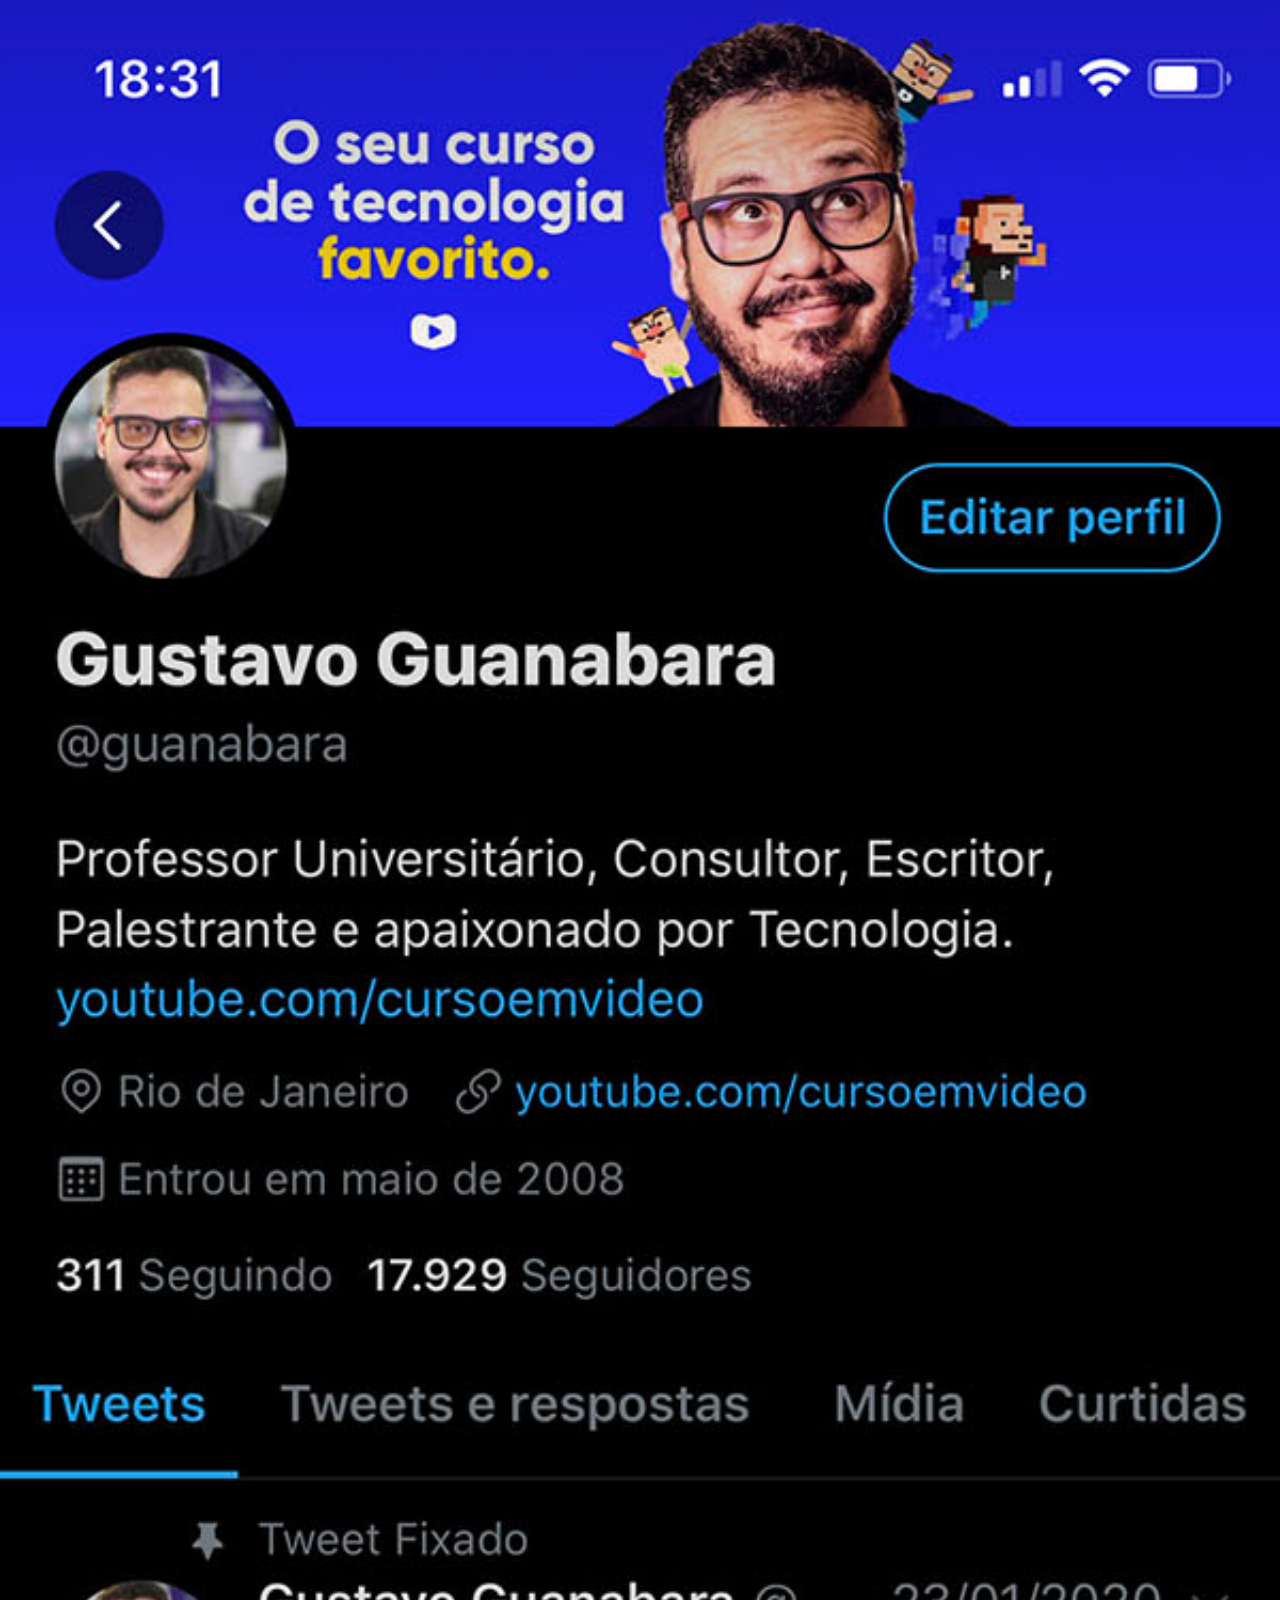
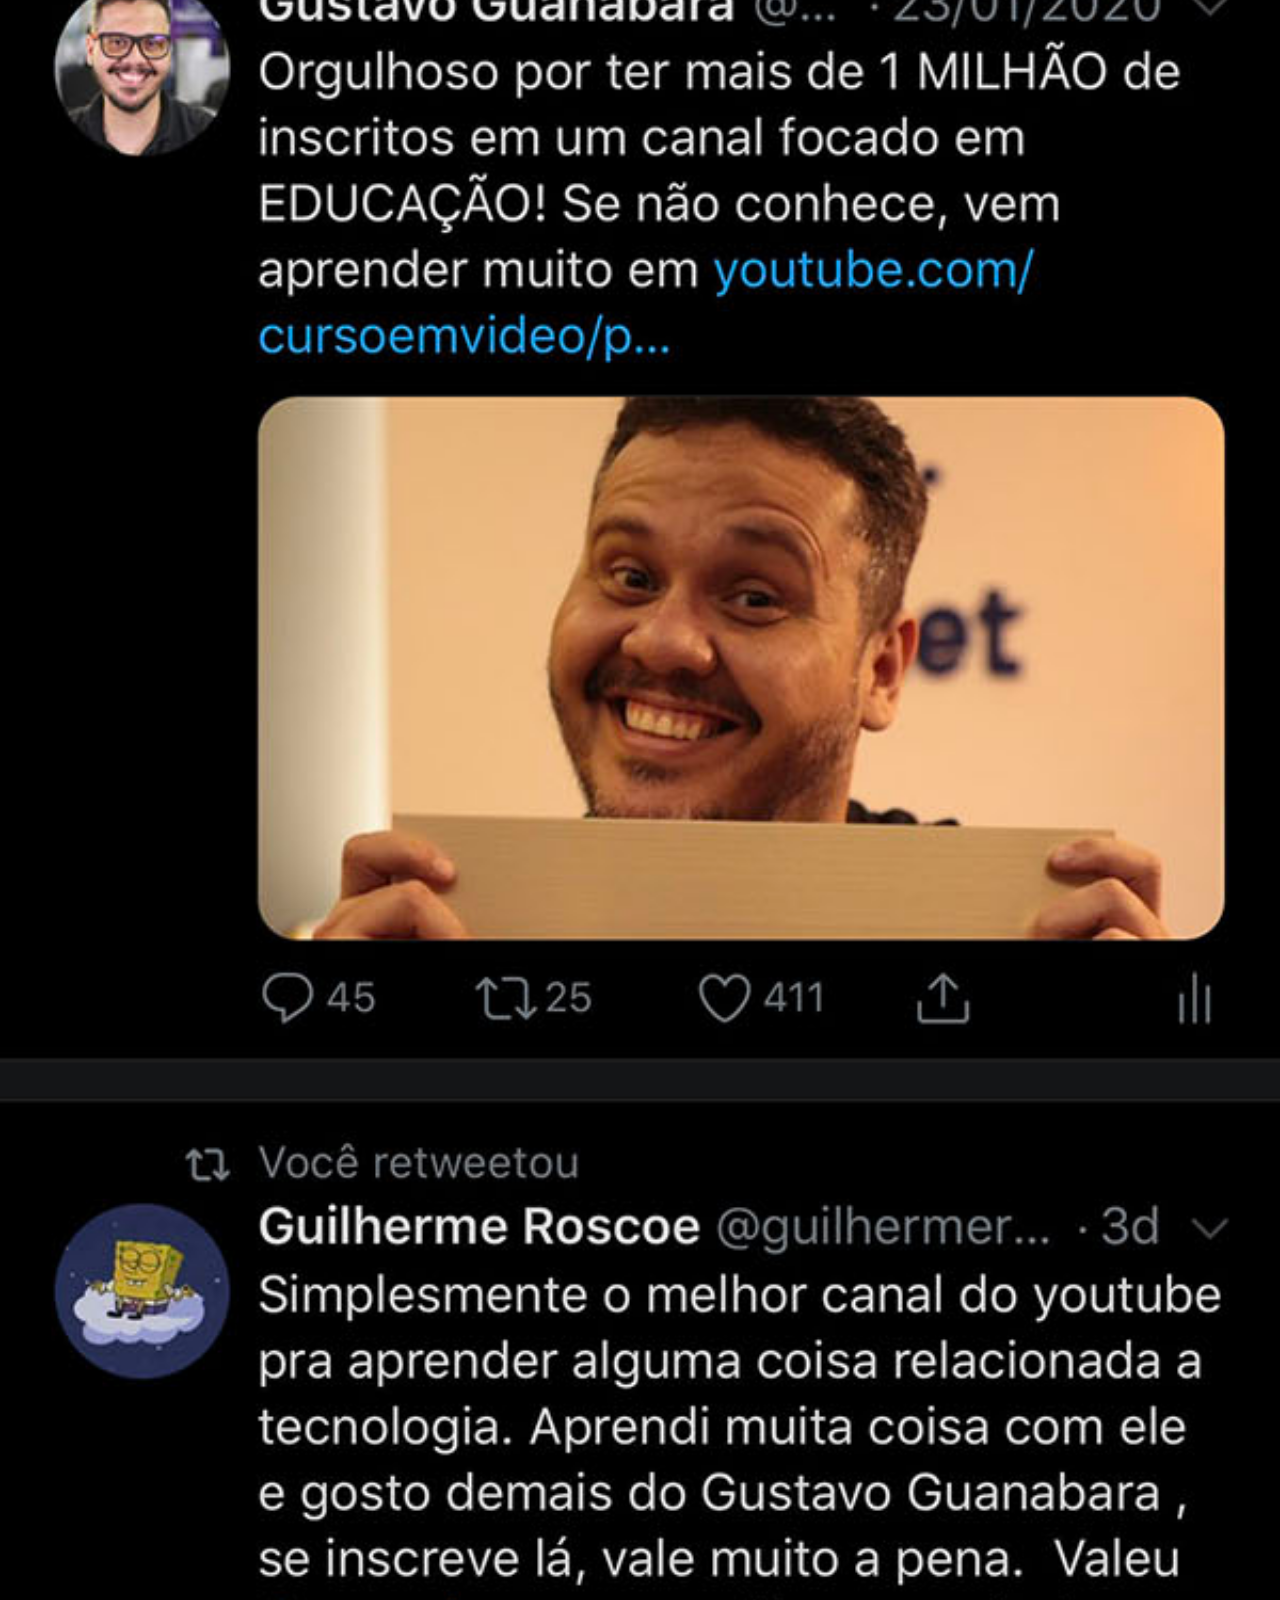
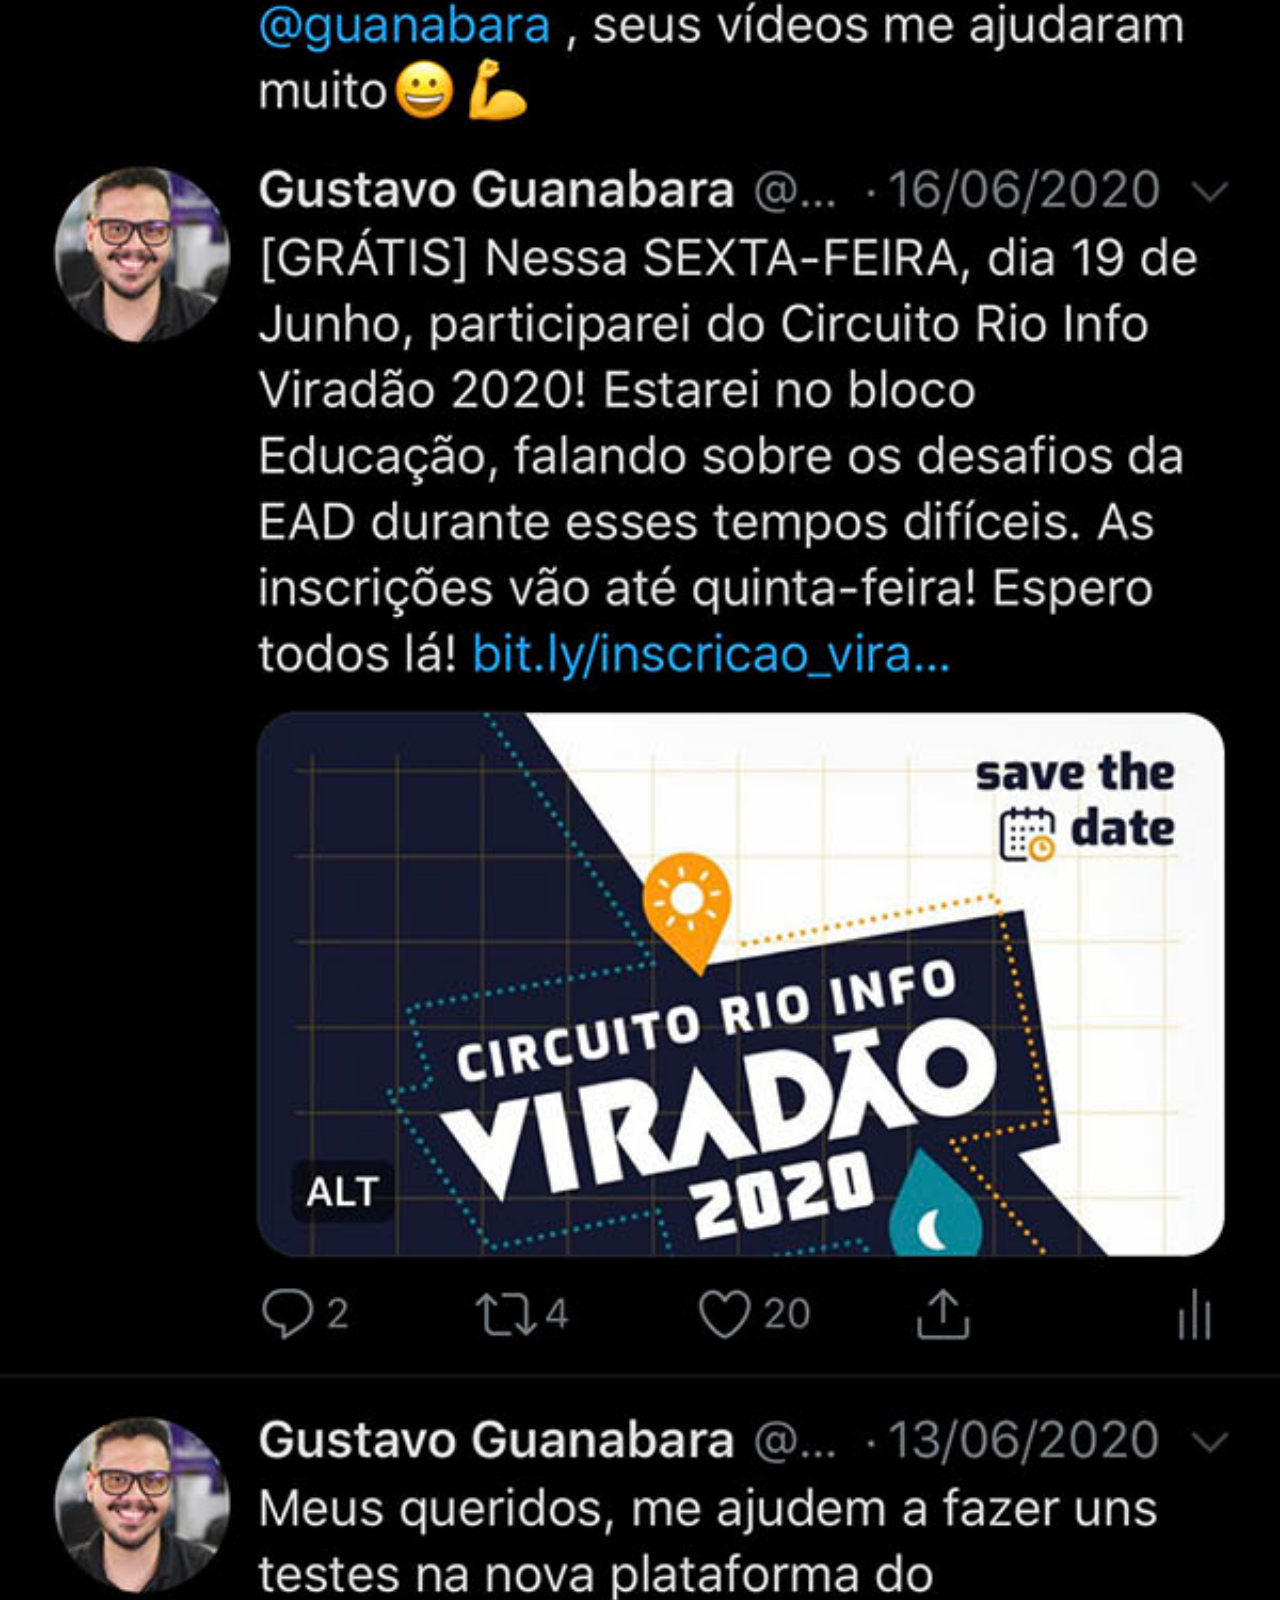
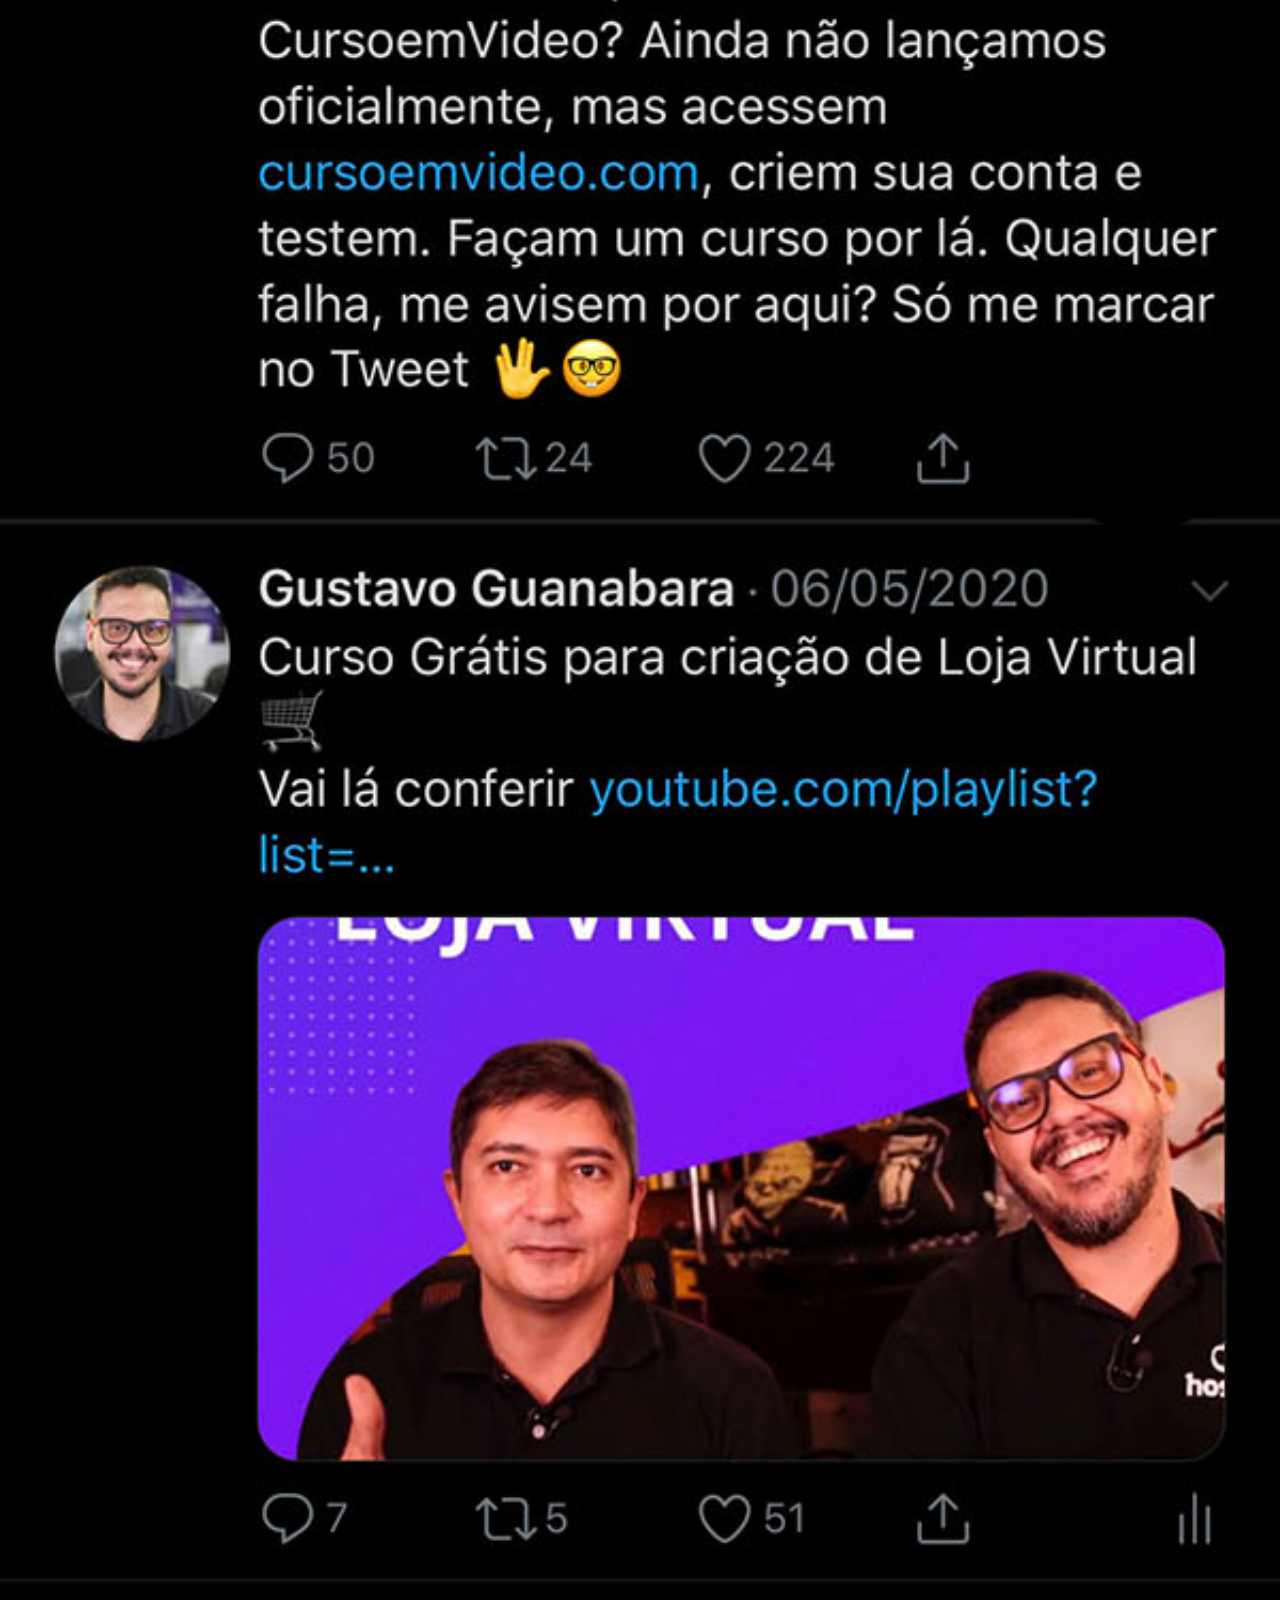
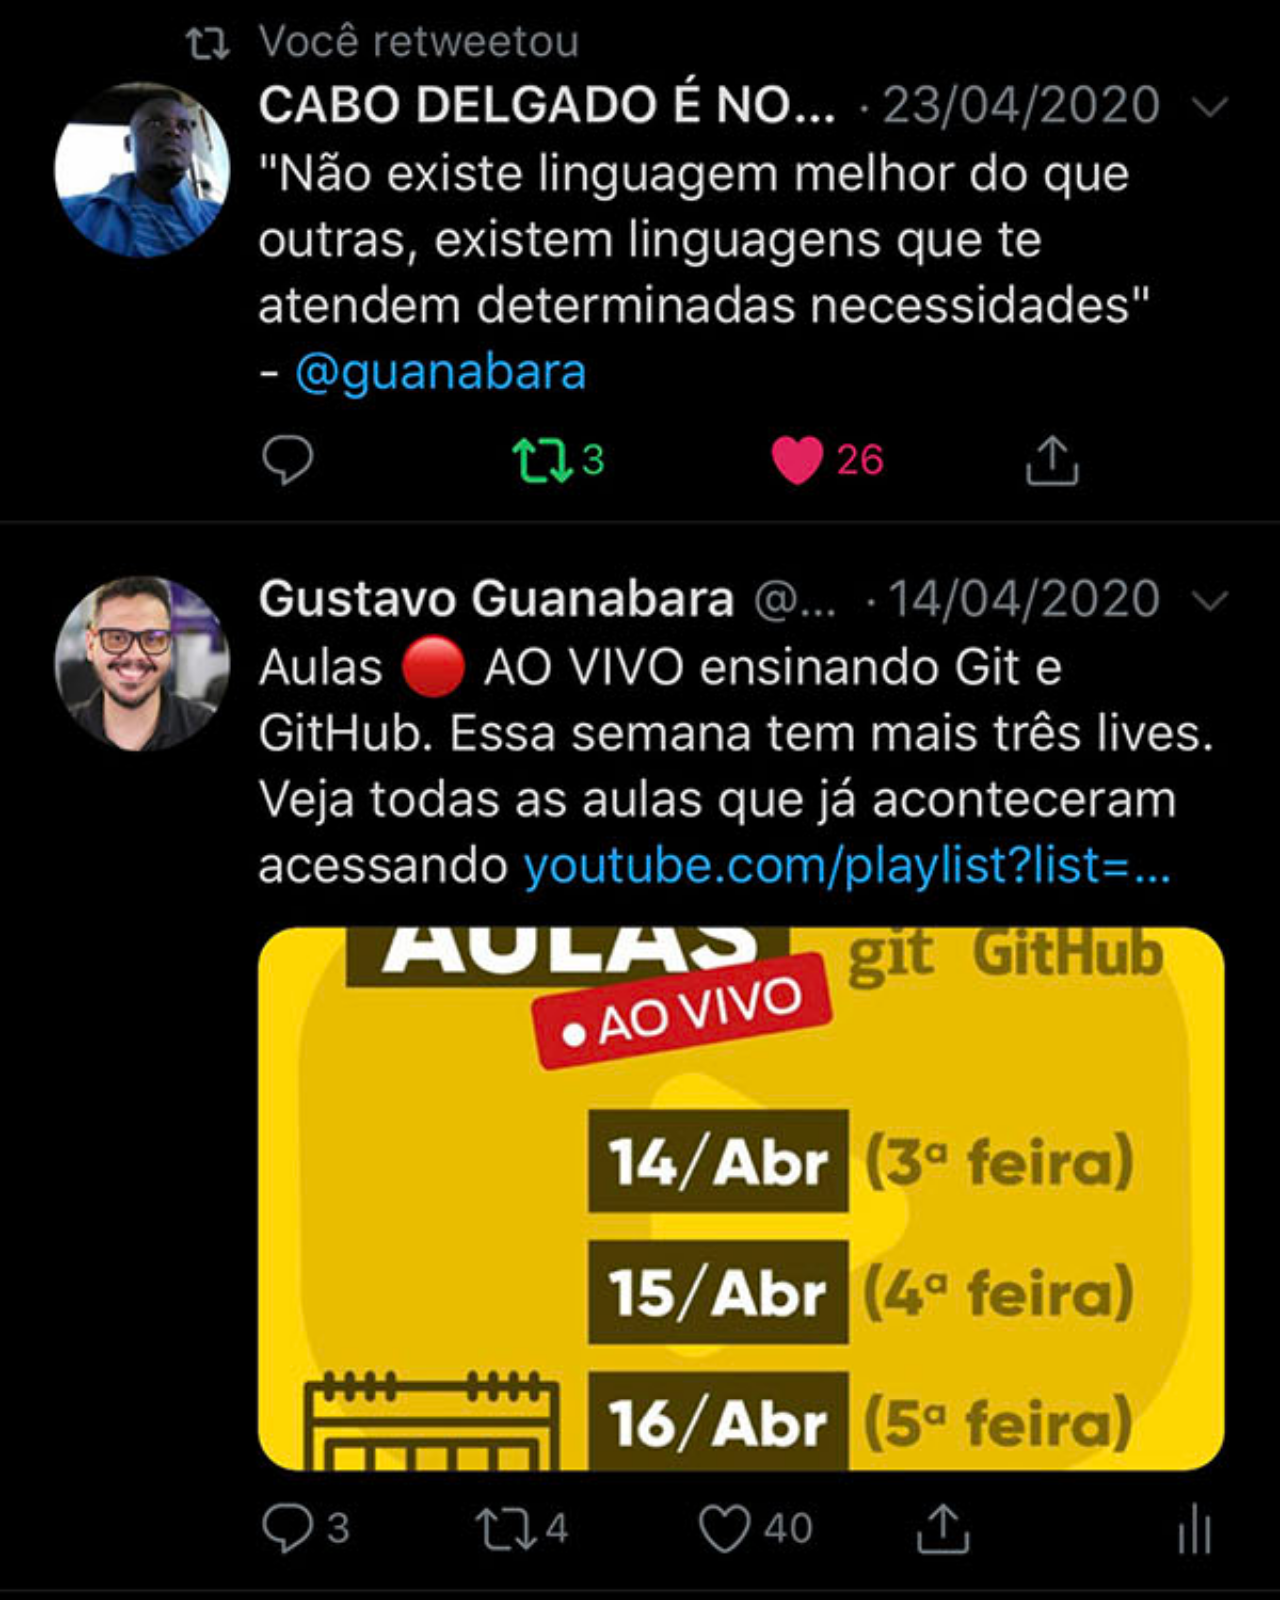
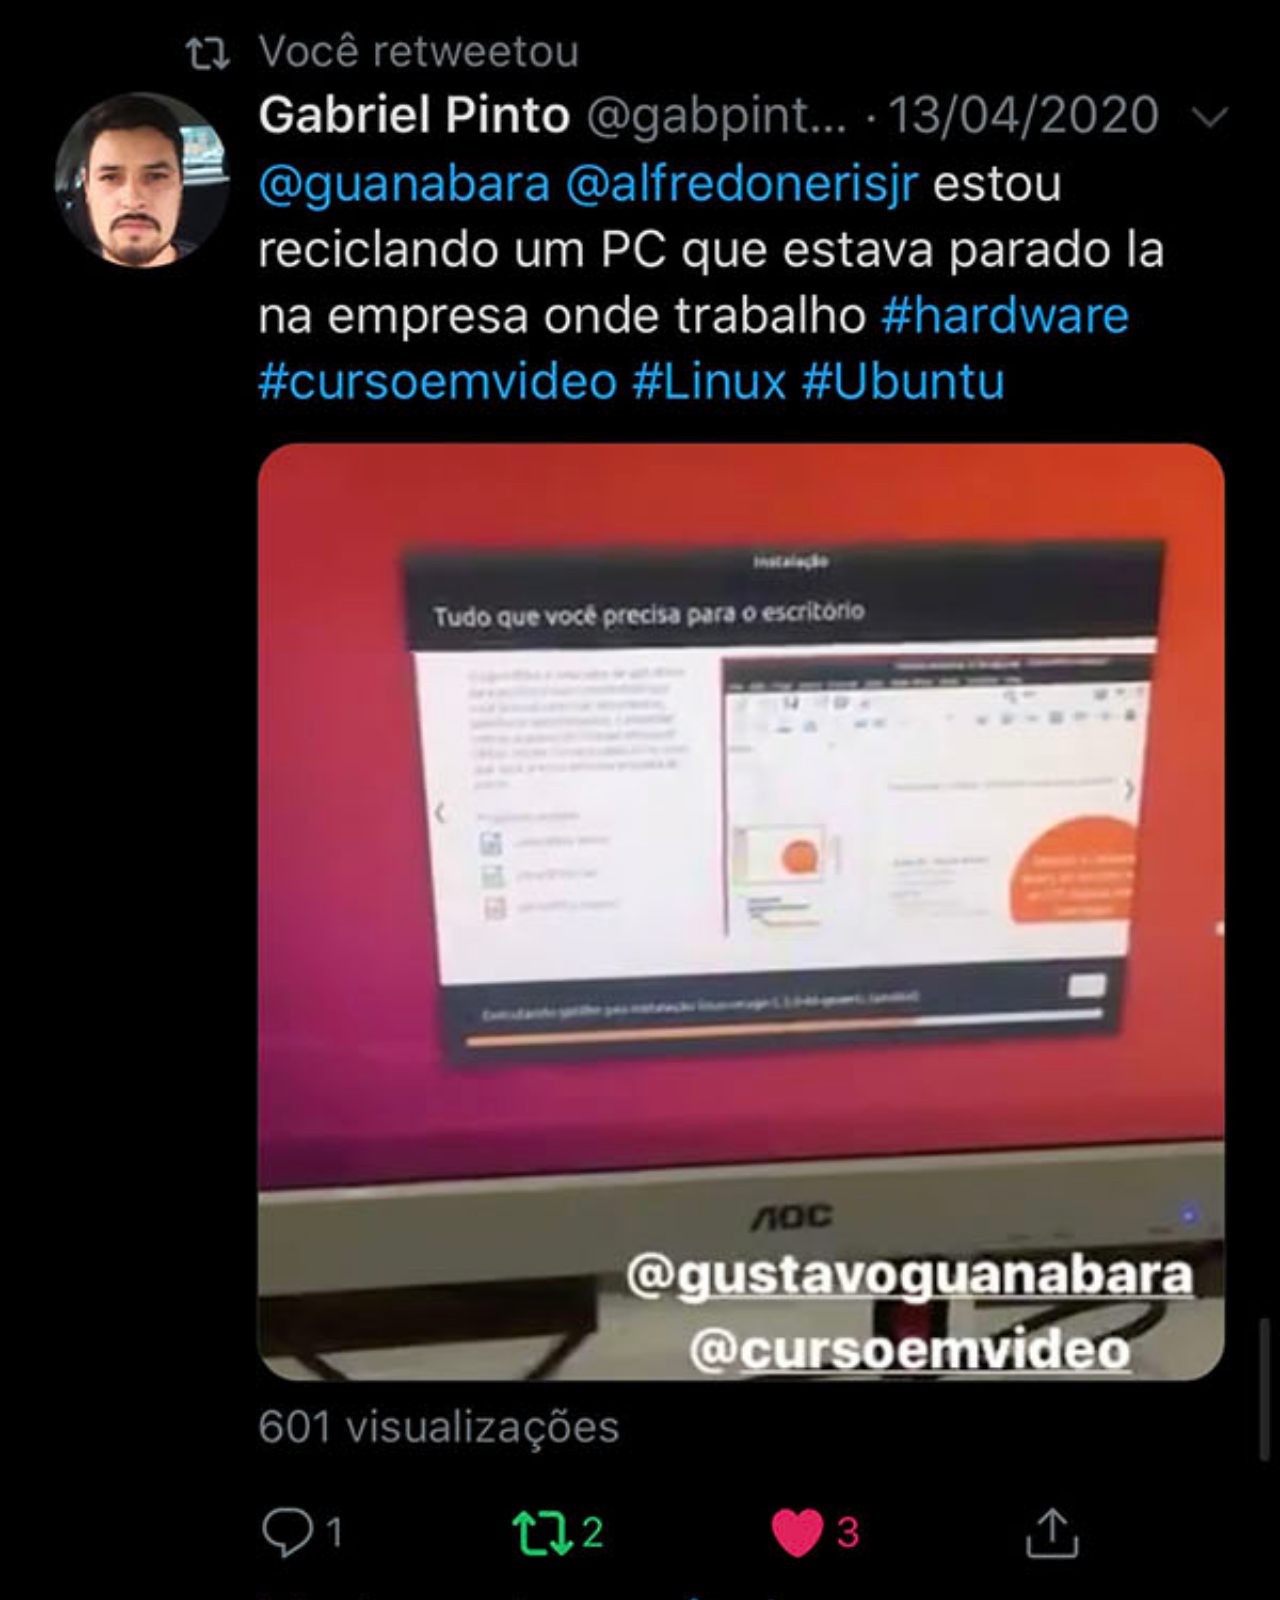
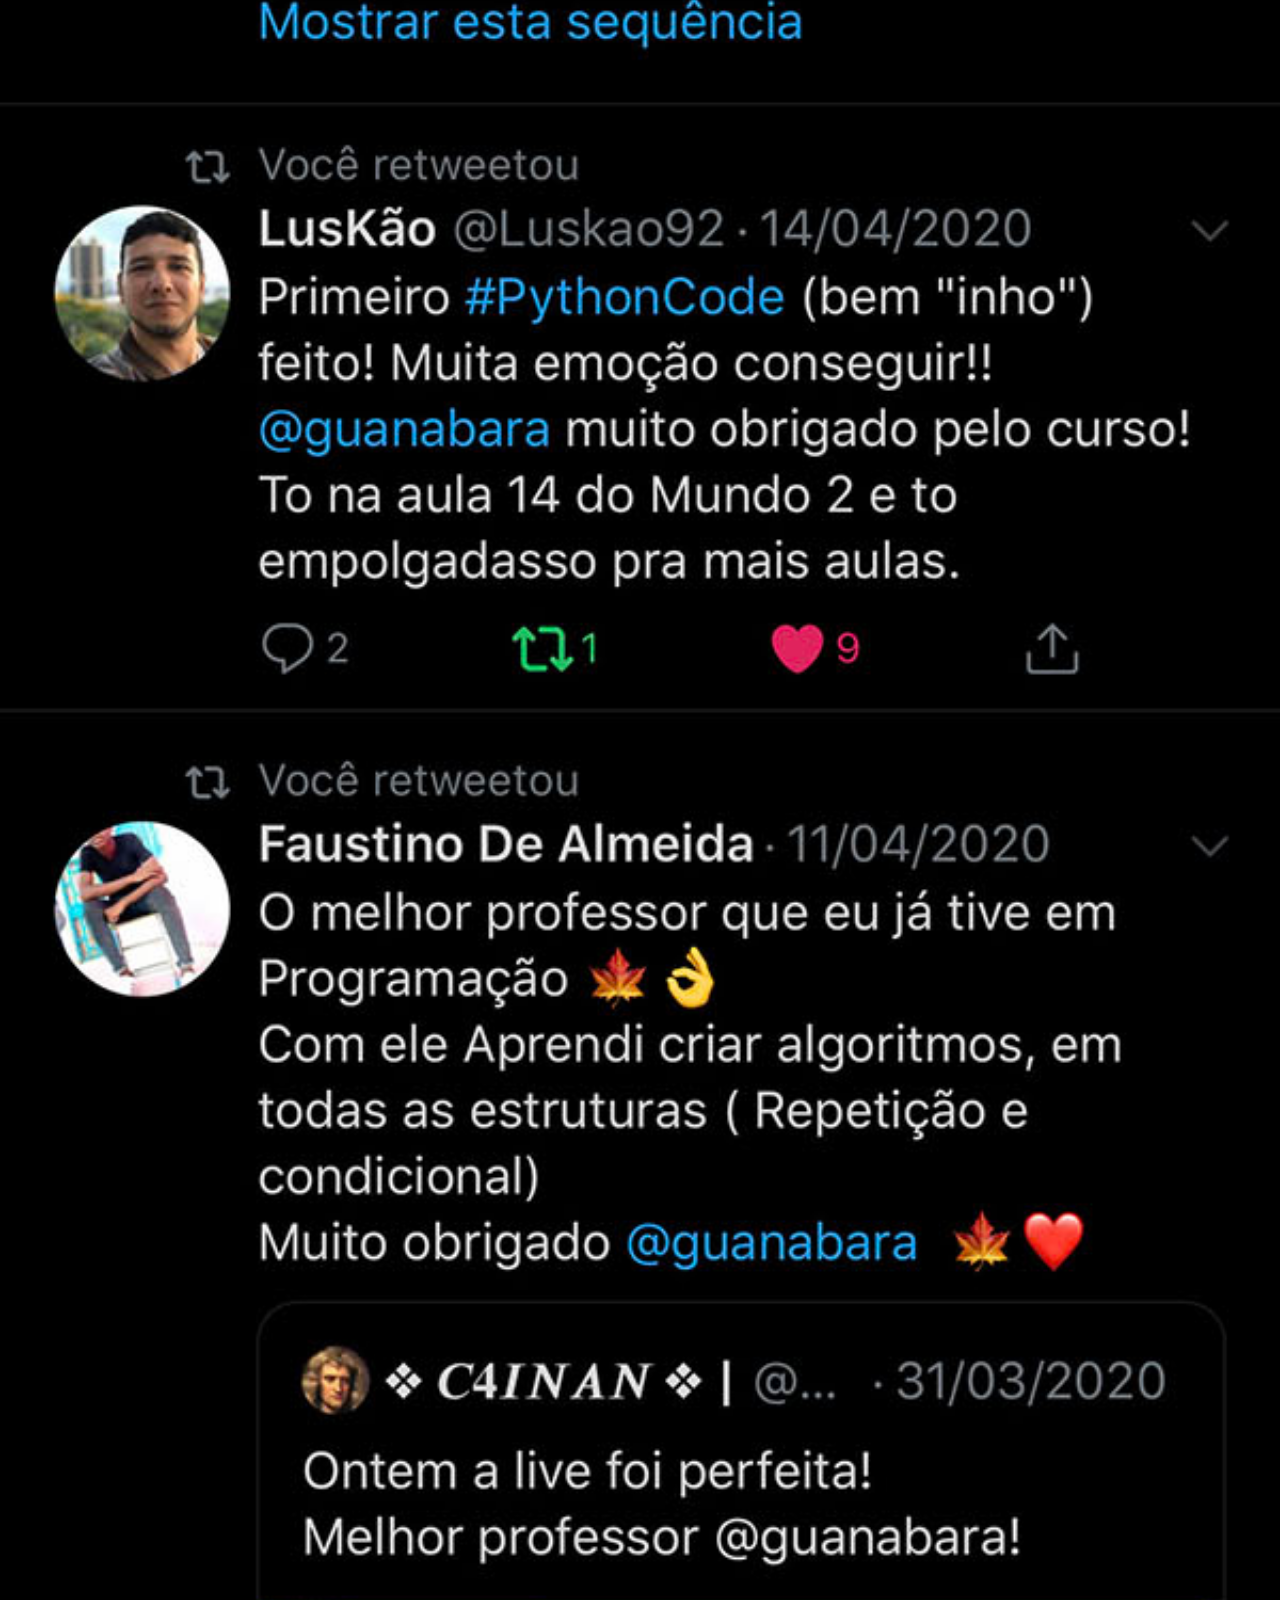
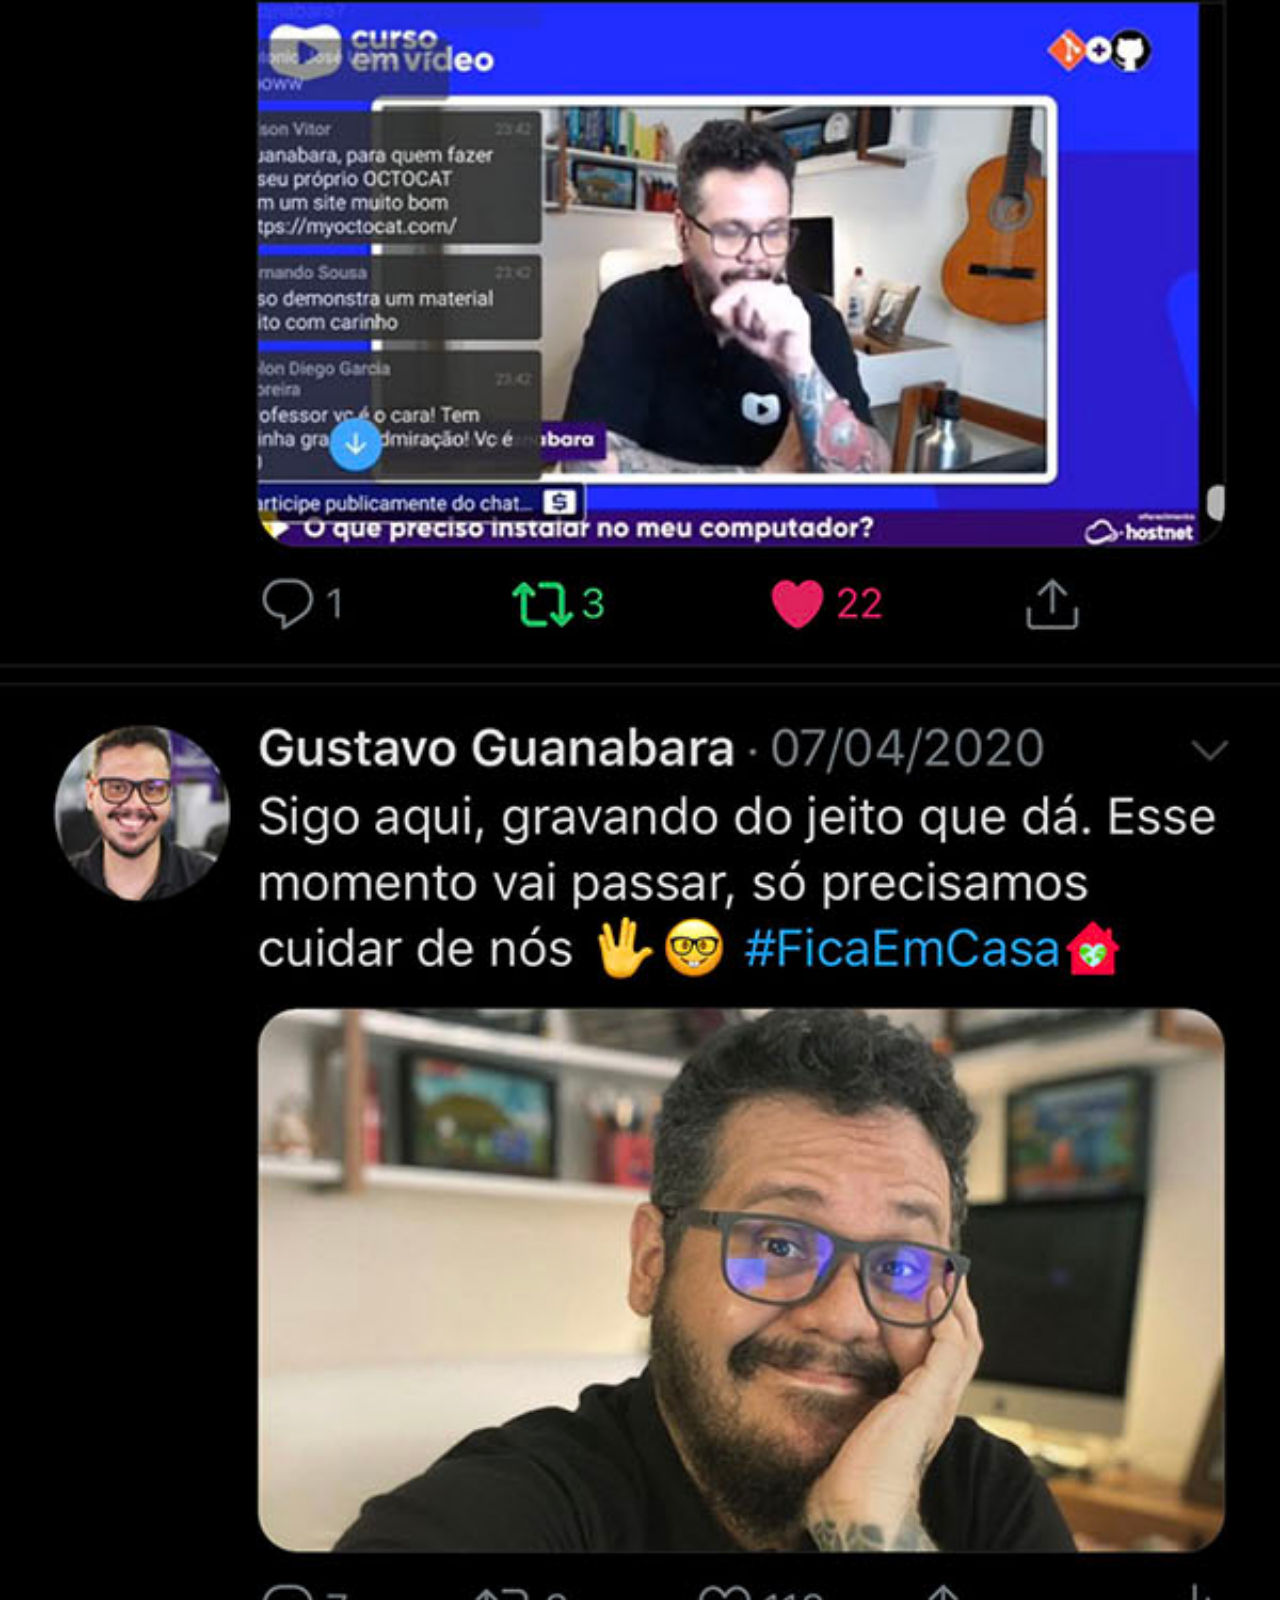
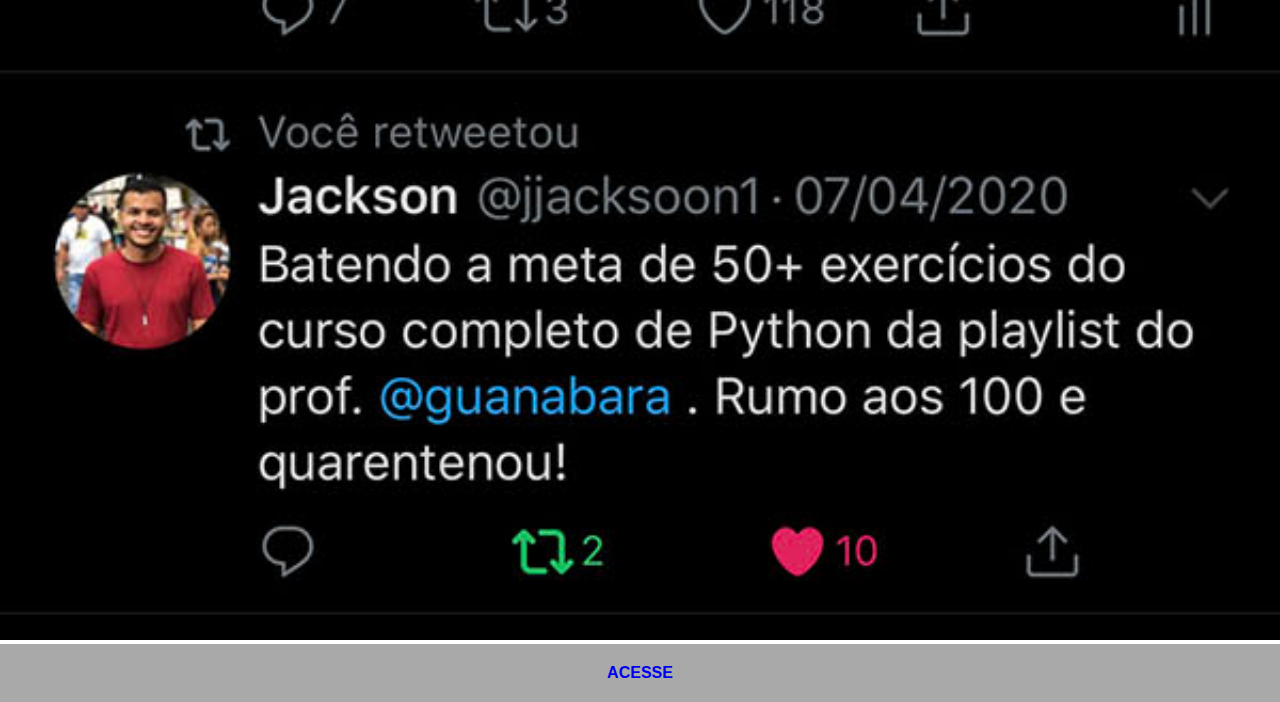
<file: twitter.html>
<!DOCTYPE html>
<html lang="pt-br">
<head>
    <meta charset="UTF-8">
    <meta name="viewport" content="width=device-width, initial-scale=1.0">
    <title>TwitterX</title>
    <link rel="stylesheet" href="estilos/social.css">
</head>
<body>
    <img src="imagens/tela-twitter.jpg" alt="TwitterX">
    <a href="https://twitter.com/guanabara" target="_blank">ACESSE</a>
</body>
</html>
</file>
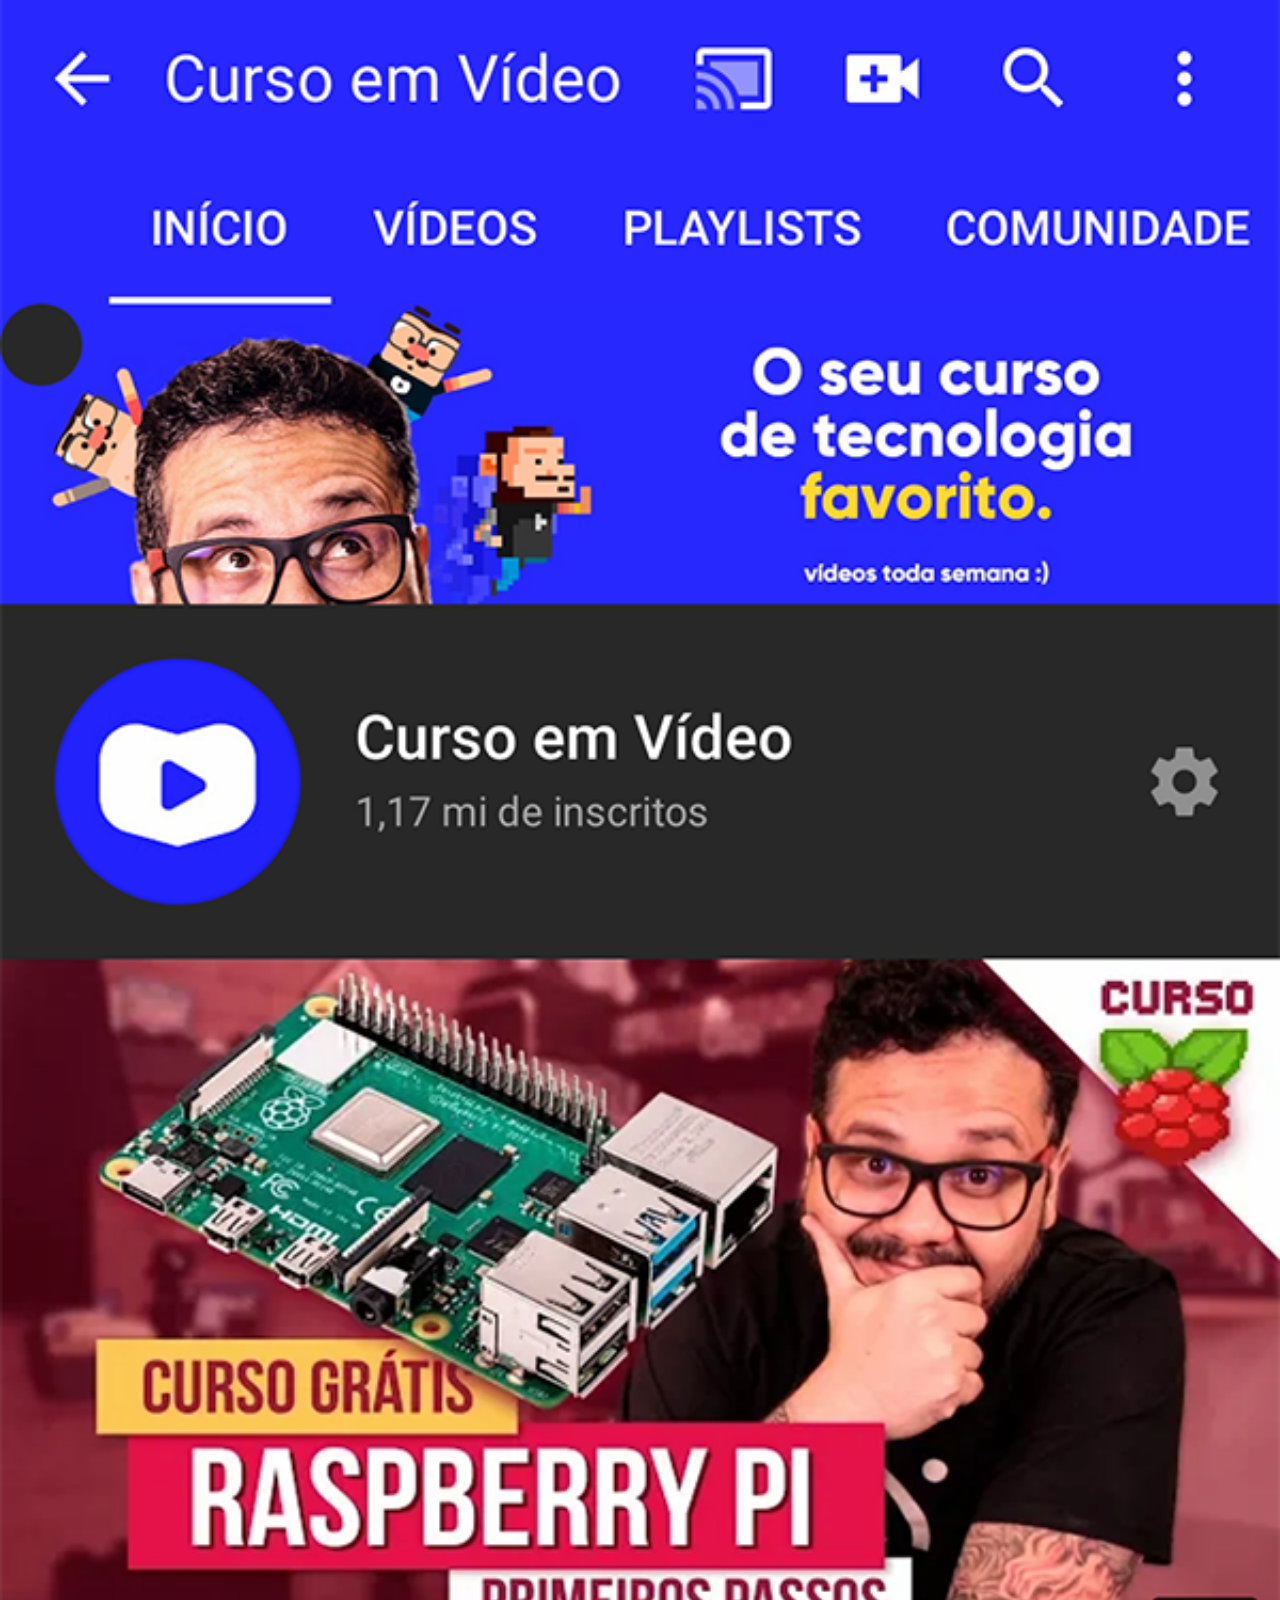
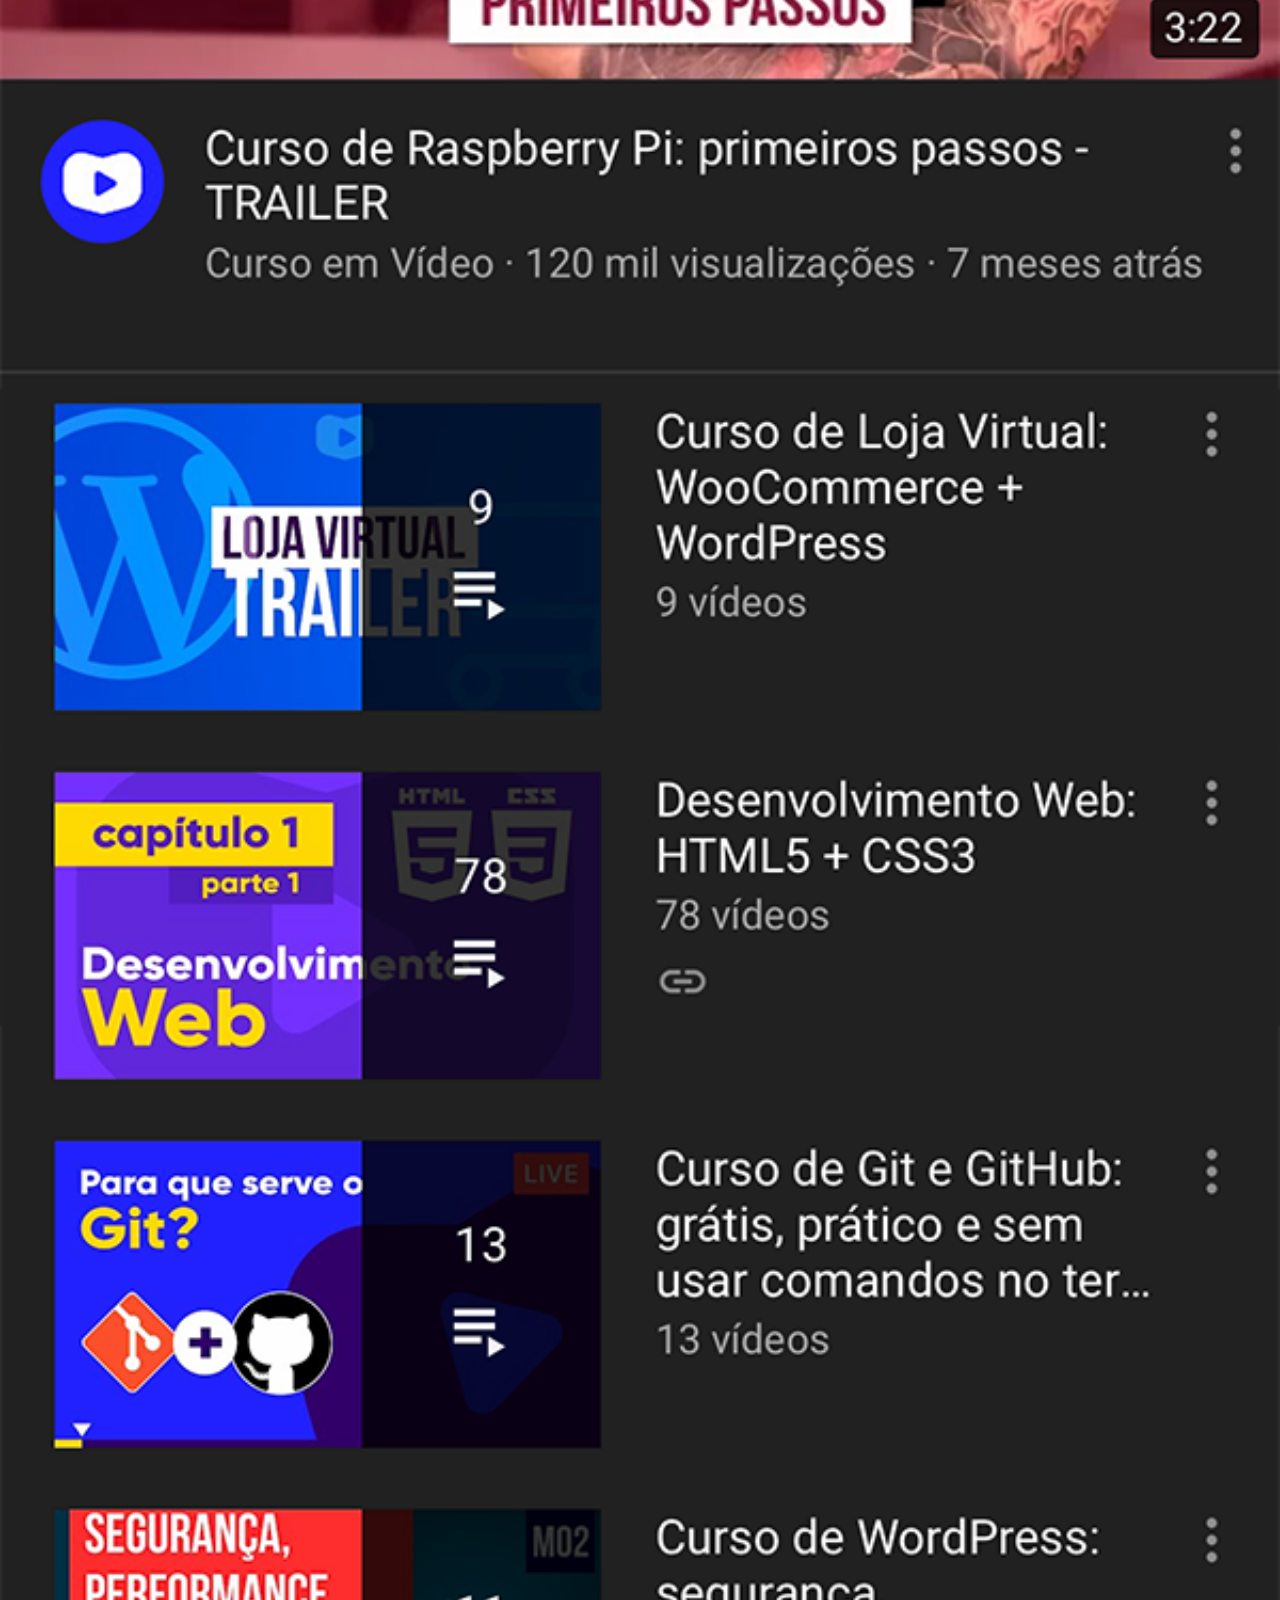
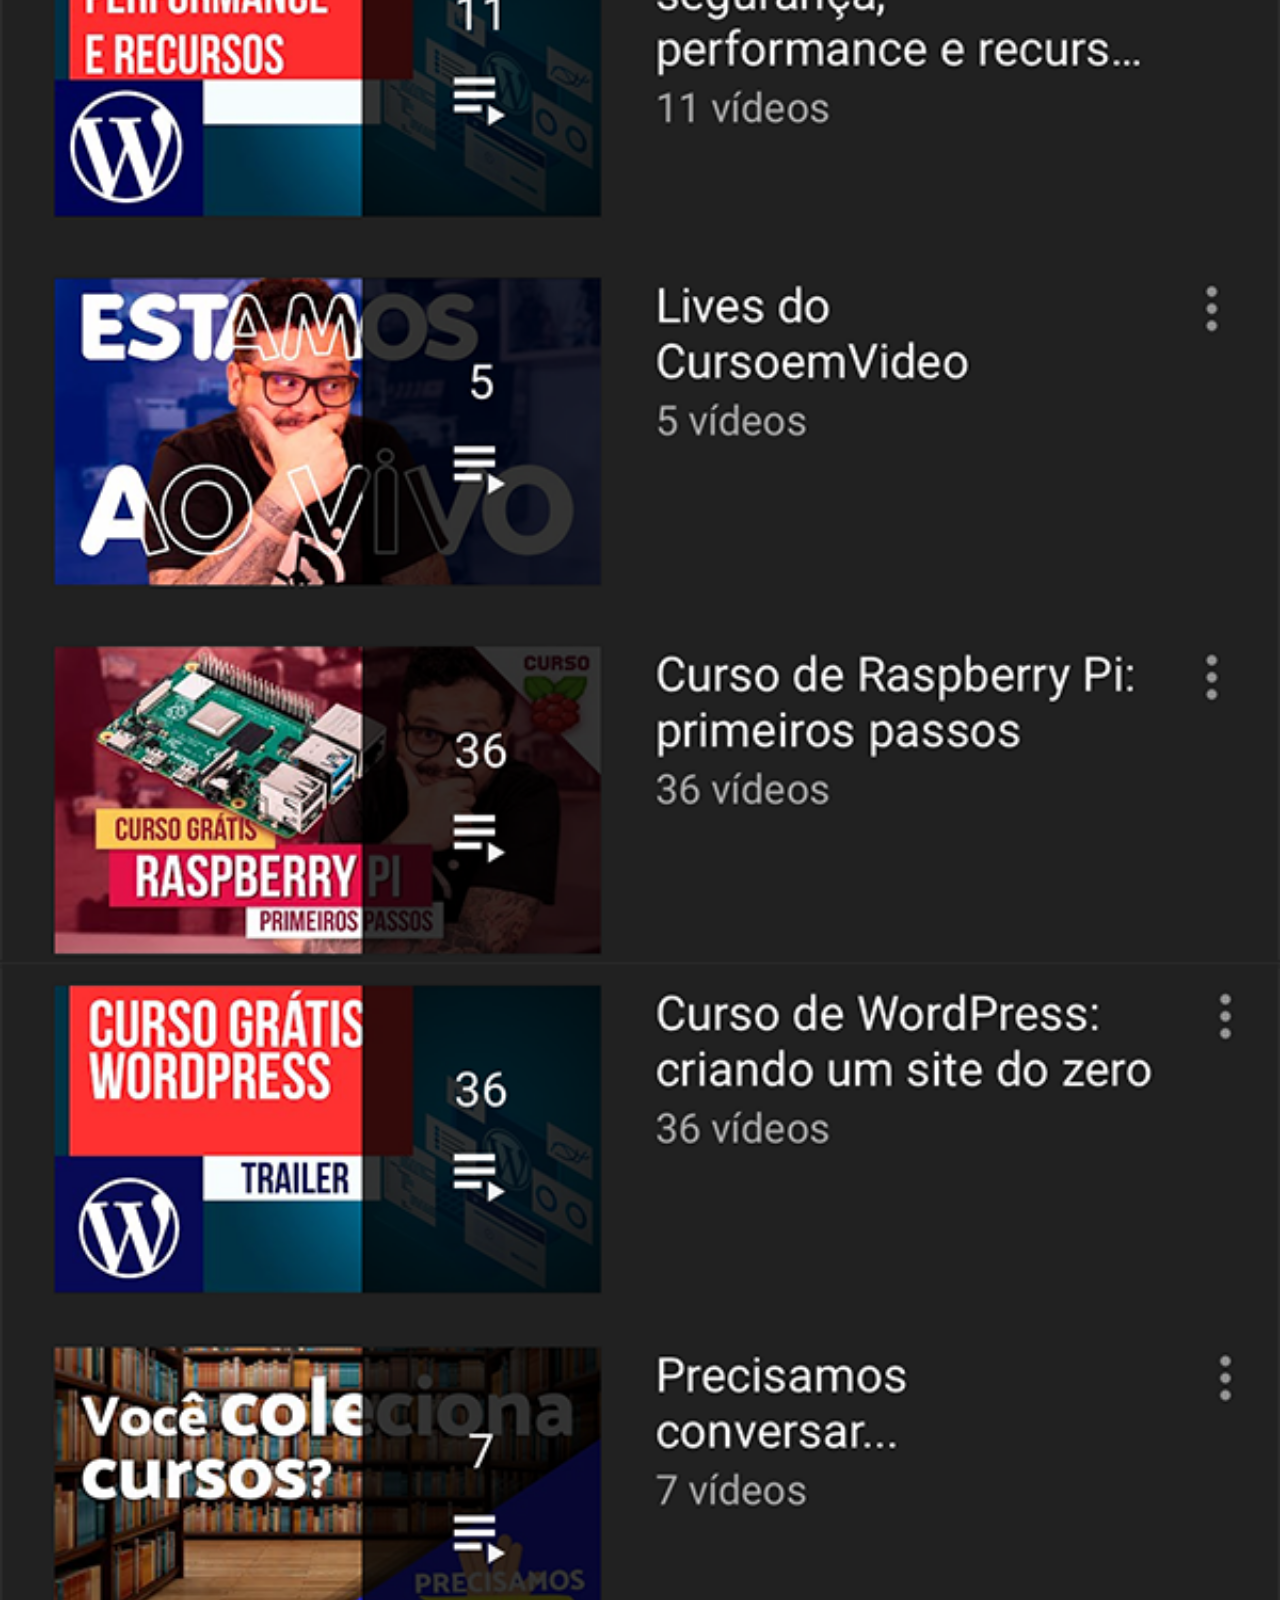
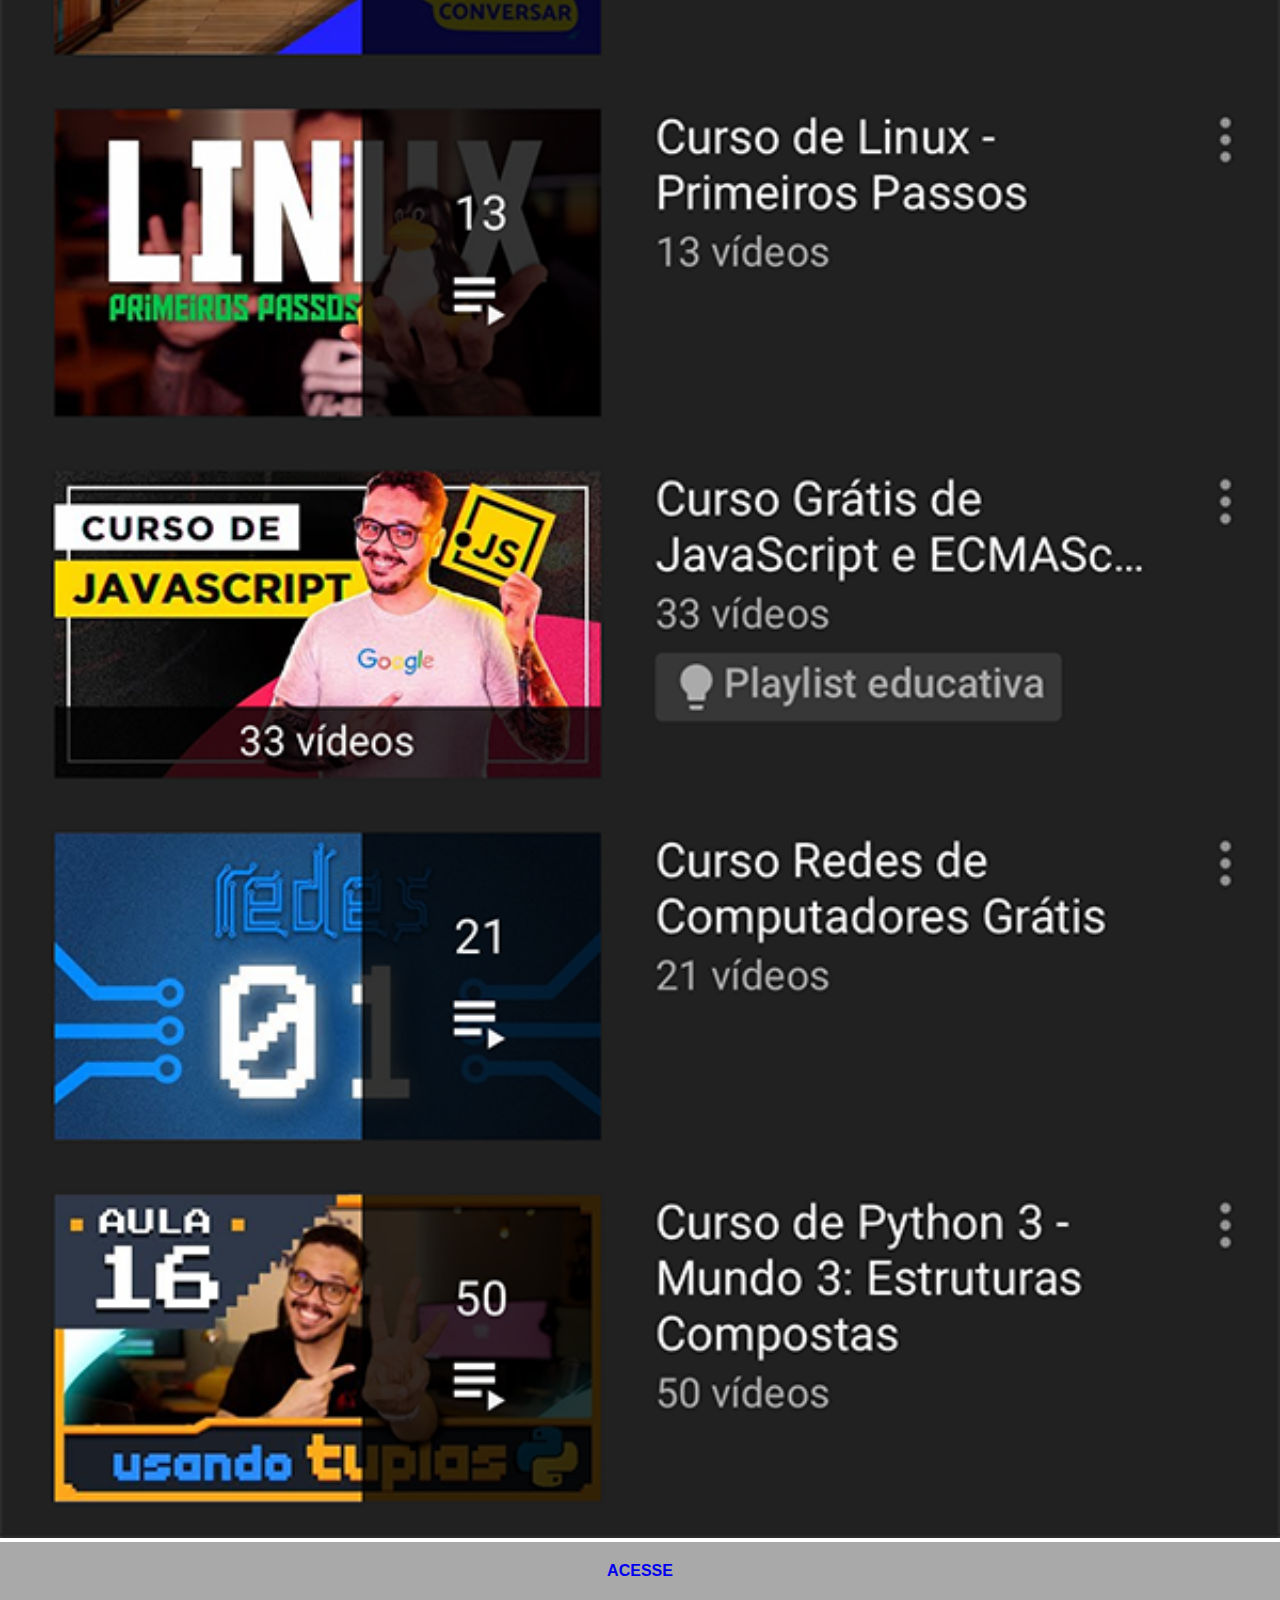
<file: youtube.html>
<!DOCTYPE html>
<html lang="pt-br">
<head>
    <meta charset="UTF-8">
    <meta name="viewport" content="width=device-width, initial-scale=1.0">
    <title>Youtube</title>
<link rel="stylesheet" href="estilos/social.css">
</head>
<body>
    <img src="imagens/tela-youtube.png" alt="YouTube">
    <a href="https://www.youtube.com/@CursoemVideo/playlists" target="_blank">ACESSE</a>
</body>
</html>
</file>
<file: estilos/style.css>
@charset "UTF-8";

* {
    margin: 0px;
    padding: 0px;
    font-family: Arial, Helvetica, sans-serif;
}

html,body {
    height: 100vh;
    width: 100vw;
    background-color: black;
}

body {
    background: url(../imagens/fundo-madeira.jpg) no-repeat top center;
    background-size: cover;
    background-attachment: fixed;
}

main {
    height: 100vh;
    position: relative;
    }

section#telefone {
    height: 627px;
    width: 311px;
    background-color: blue;
    position: absolute;
    top: 50%;
    left: 50%;
    transform: translate(-50%, -50%);
    background: url('../imagens/frame-iphone.png') no-repeat ; 
}

iframe#tela {
    position: relative;
    top: 80px;
    left: 22px ;
    width: 266px;
    height: 471px;
}

section#redes-sociais img{
    width: 50px;
    margin: 5px;
    border-radius: 50%;
    box-shadow: 2px 2px 5px rgba(0, 0, 0, 0.425);
    box-sizing: border-box;
}

section#redes-sociais {
    text-align: right;
}

section#redes-sociais img:hover {
    border: 2px solid rgba(255, 255, 255, 0.603);
    transform: translate(-3px, -3px);
    box-shadow: 5px 5px 10px rgba(0, 0, 0, 0.555);
    transition: transform .2s, border 1s;
    
}
</file>
<file: estilos/social.css>
@charset "UTF-8";
*{
    margin: 0px;
    padding: 0px;
    font-family: Arial, Helvetica, sans-serif;
}

::-webkit-scrollbar {
    width: 0;
    height: 0px;
}

img {
    width: 100vw;
}

a {
display: block;
background-color: darkgray;
padding: 20px;
text-align: center;
font-weight: bolder;
text-decoration: none;
}

a:hover {
    background-color: red;
}
</file>
